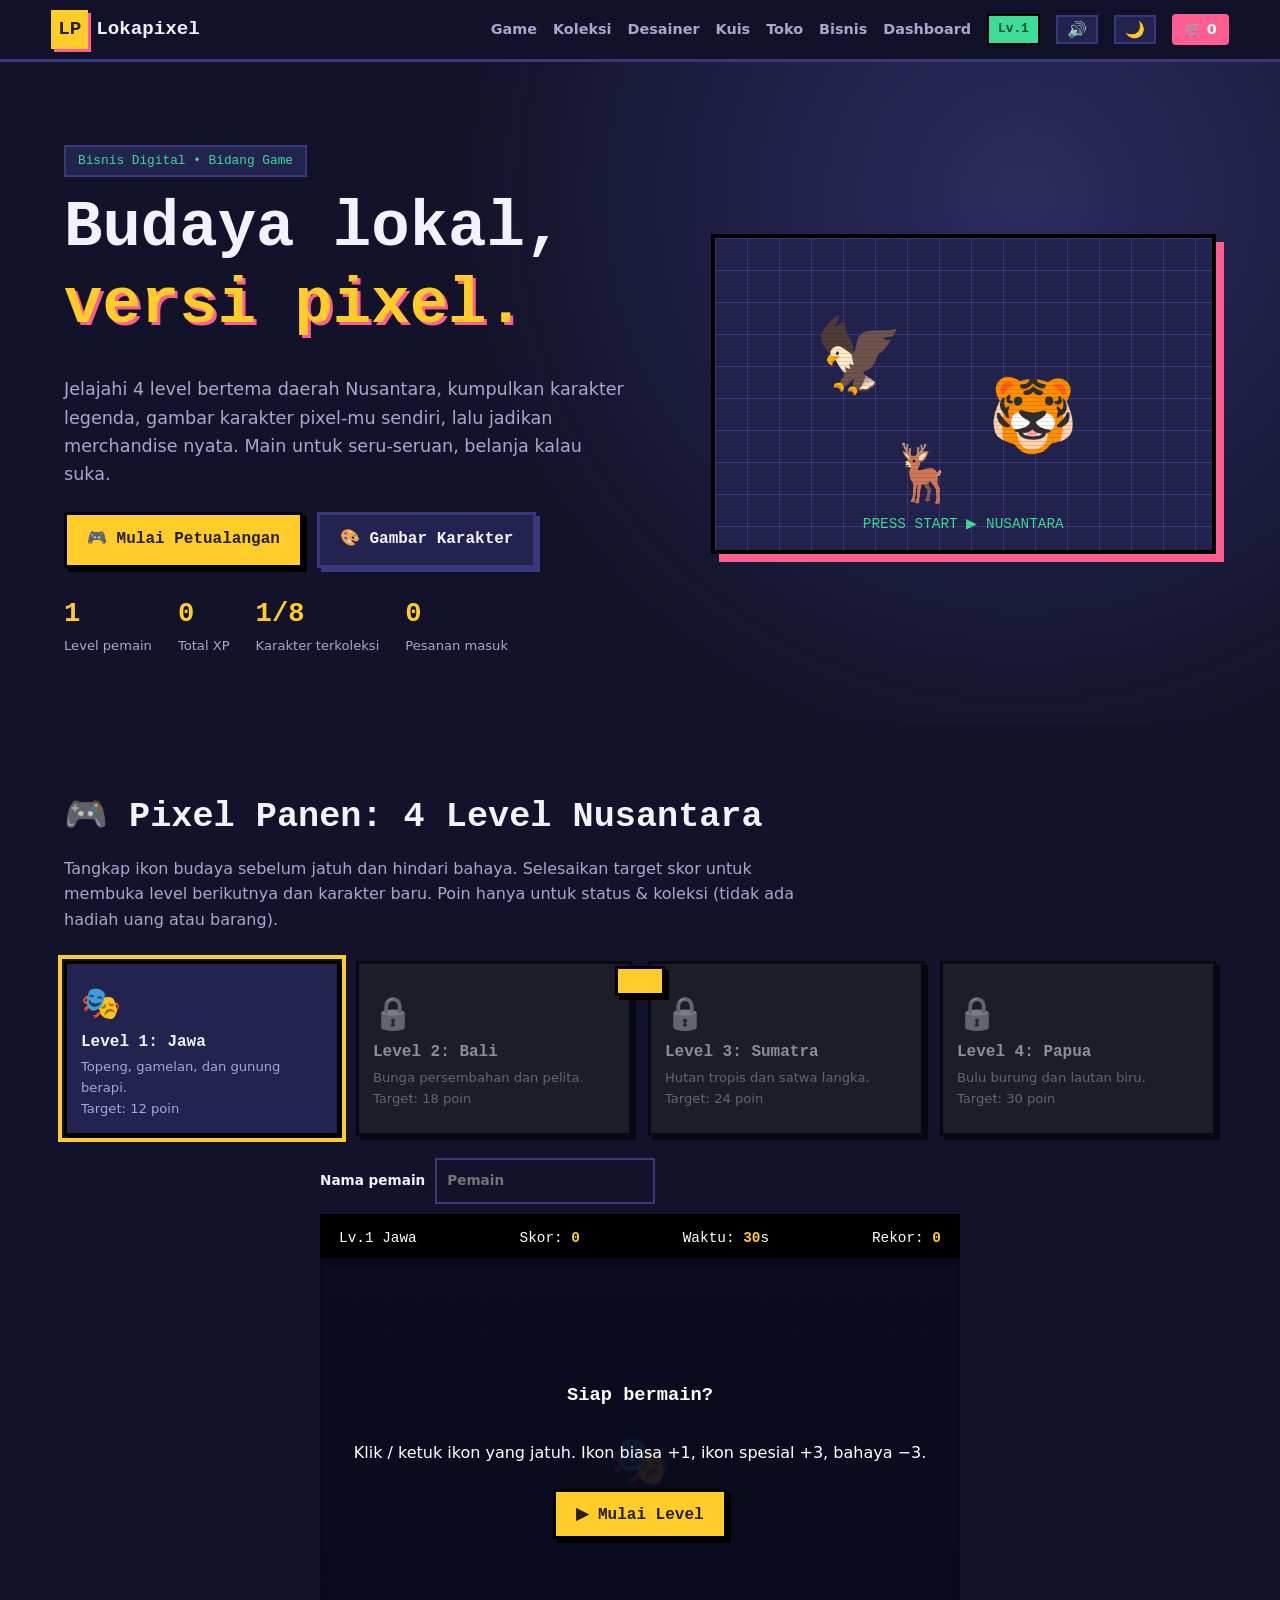
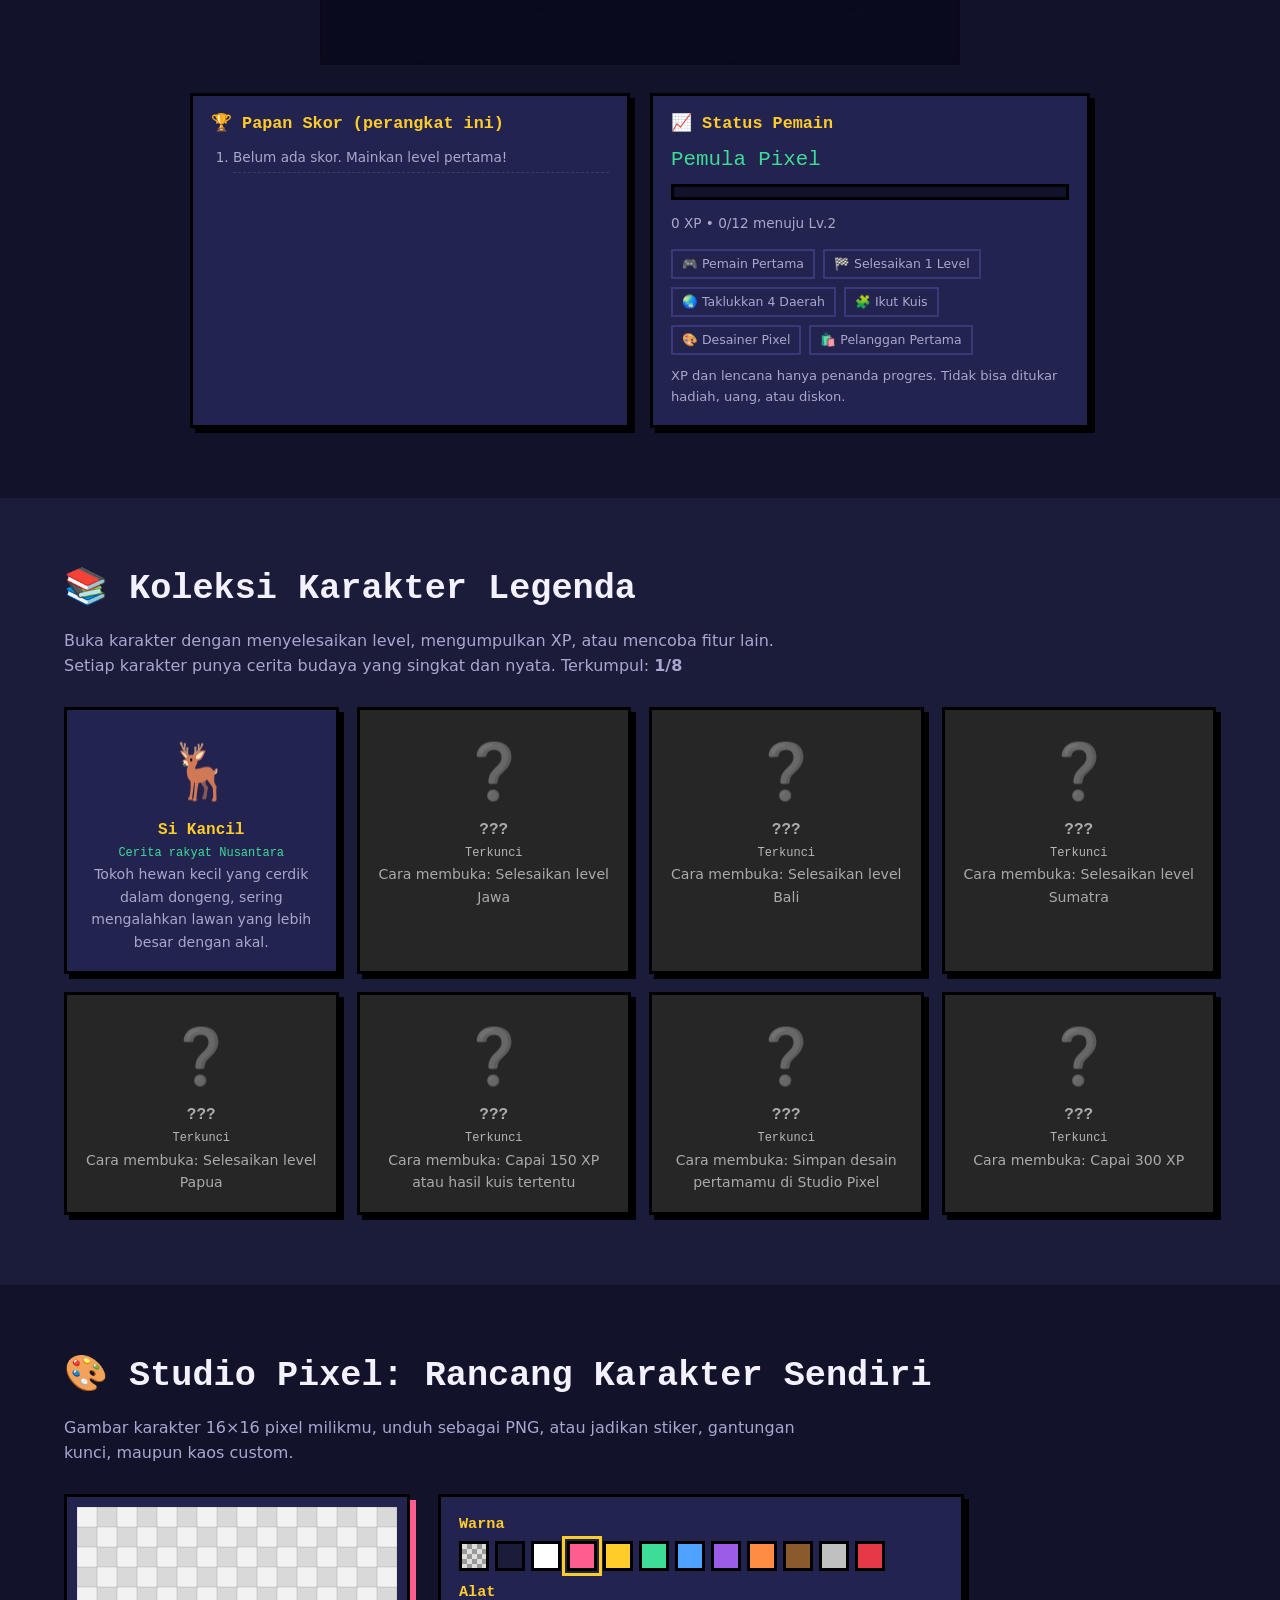
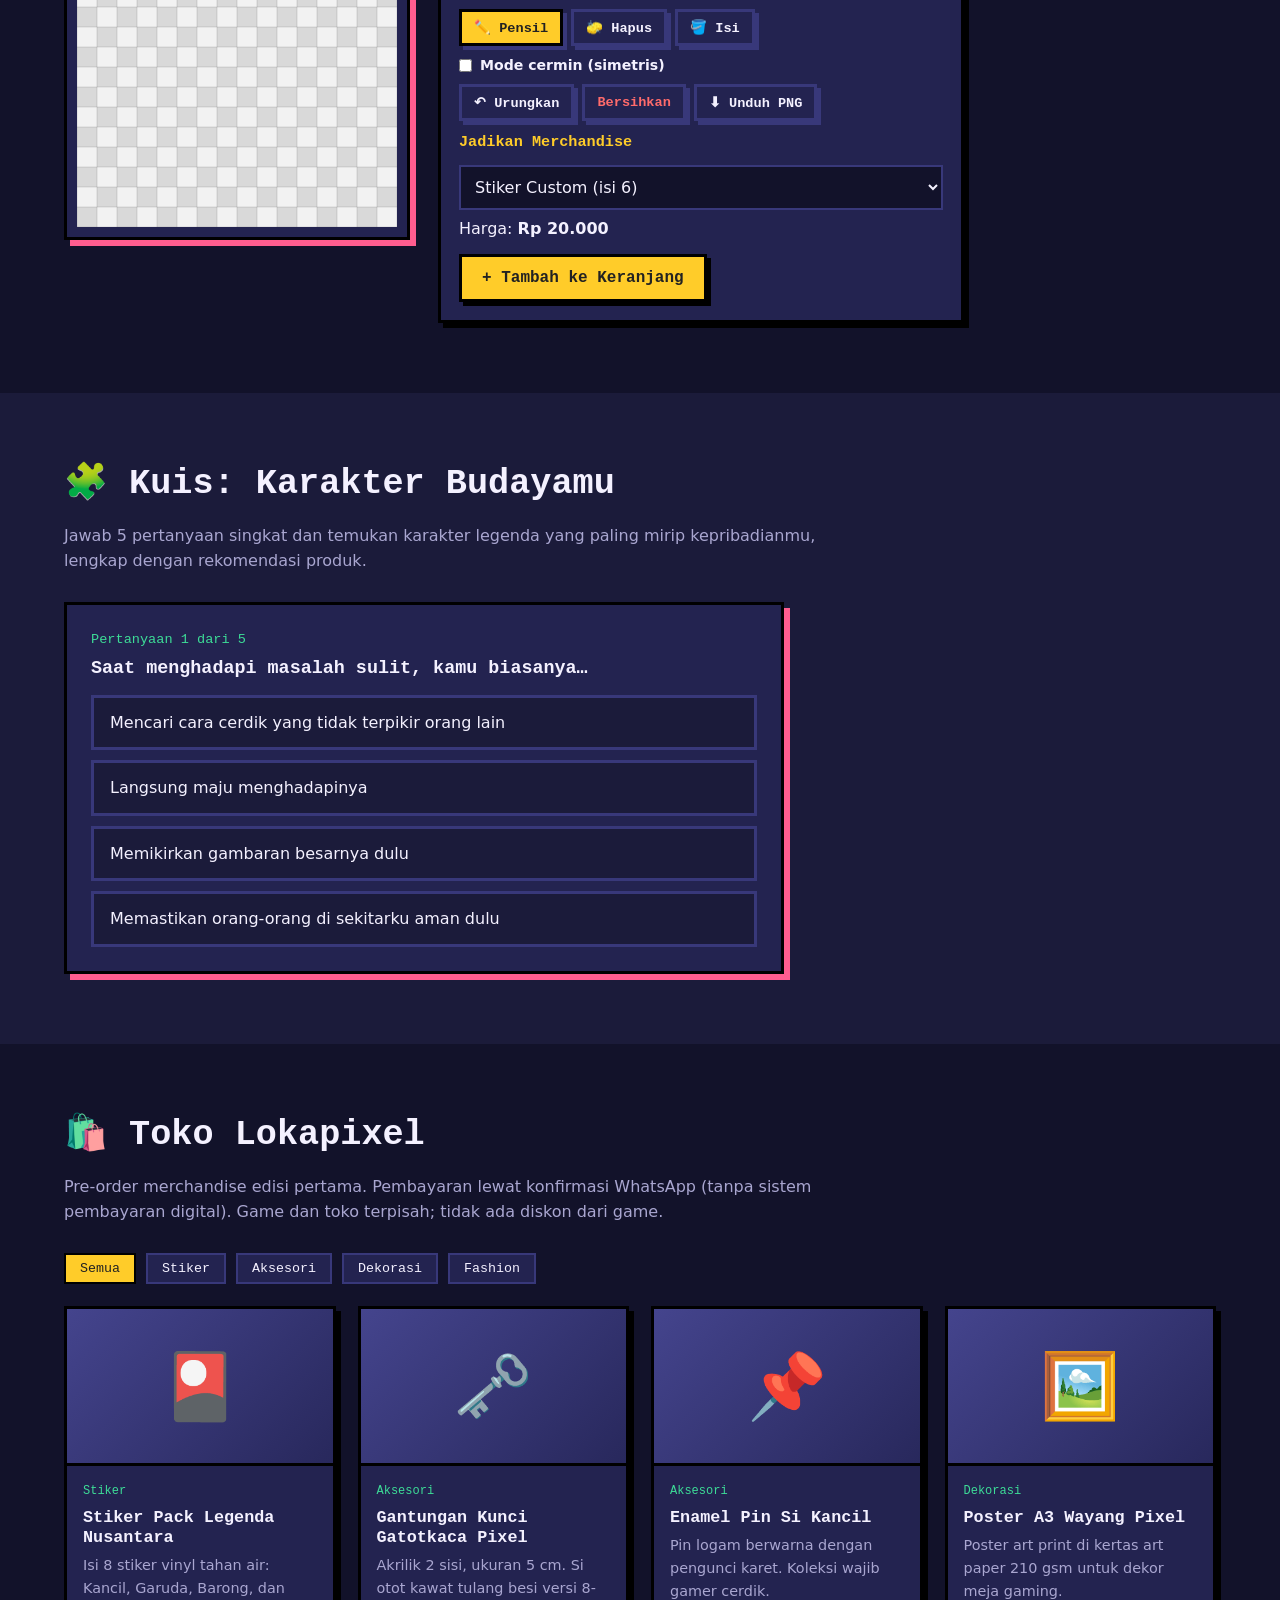
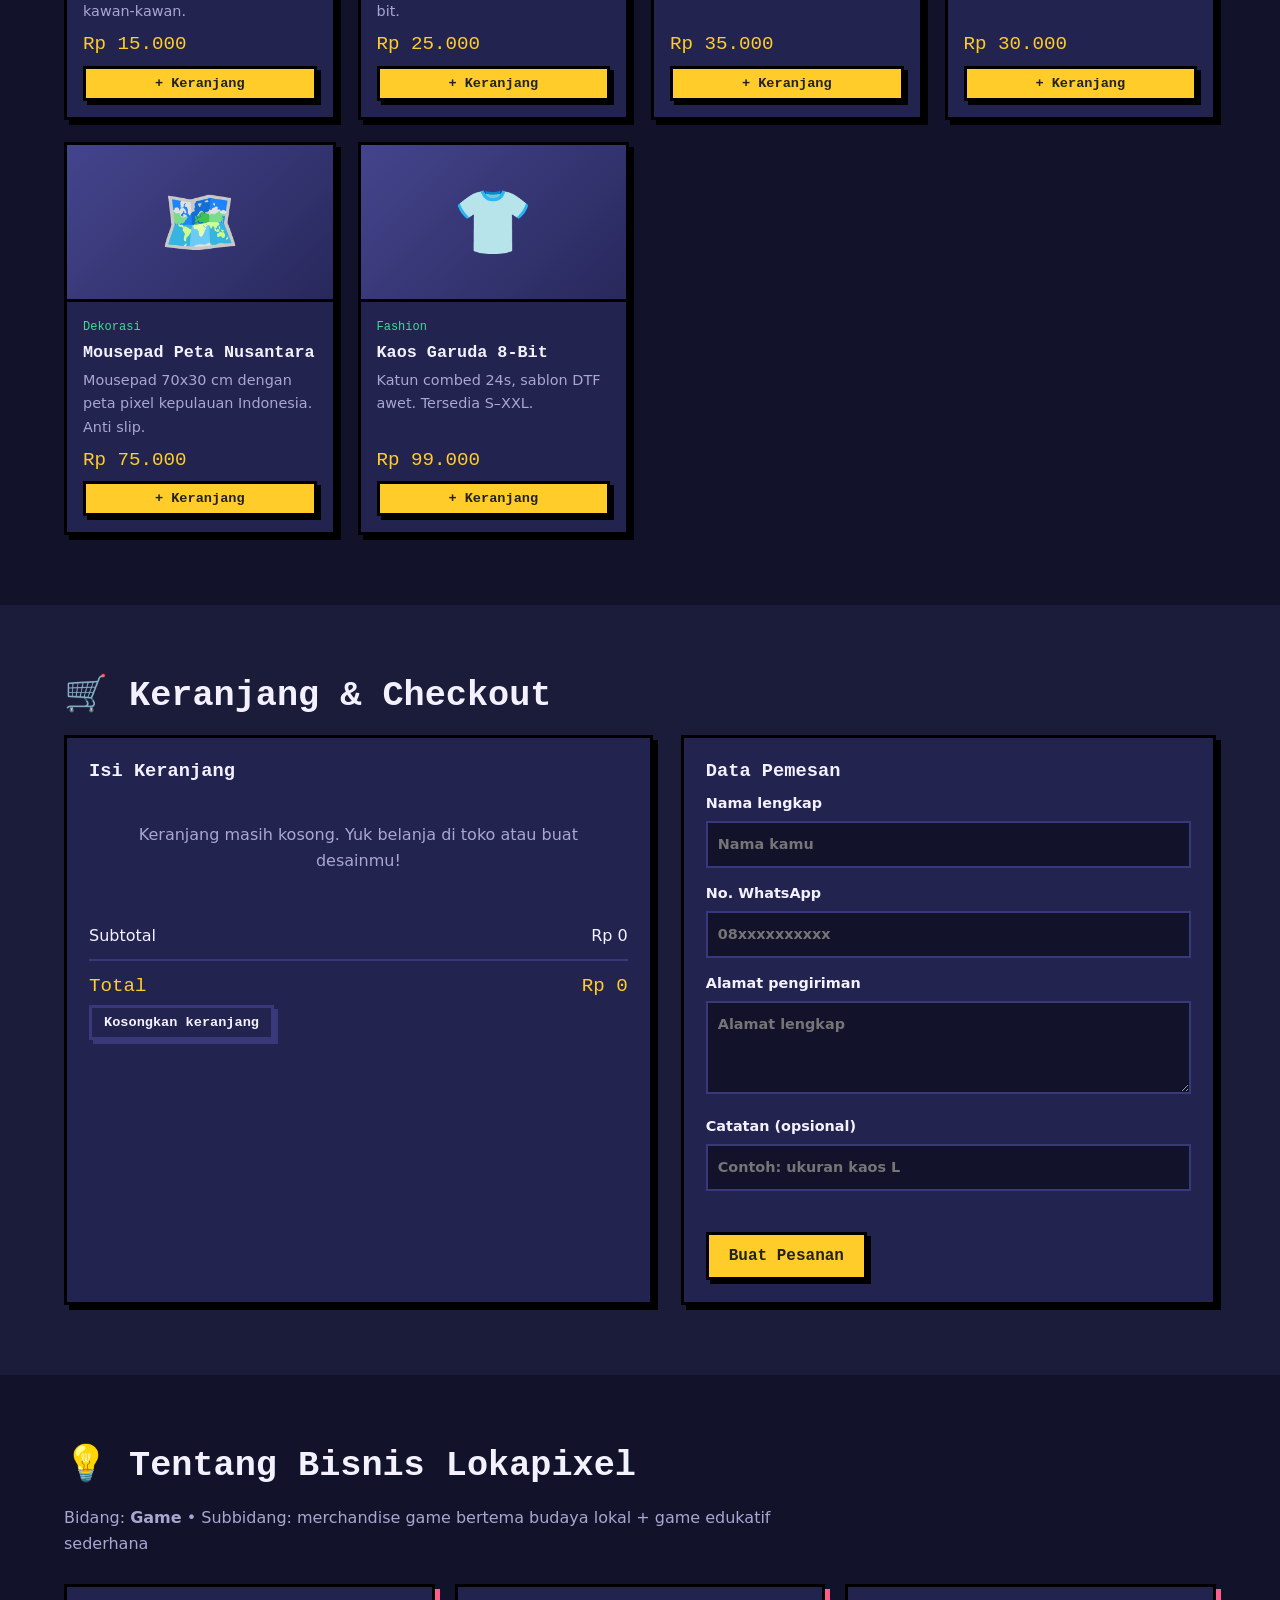
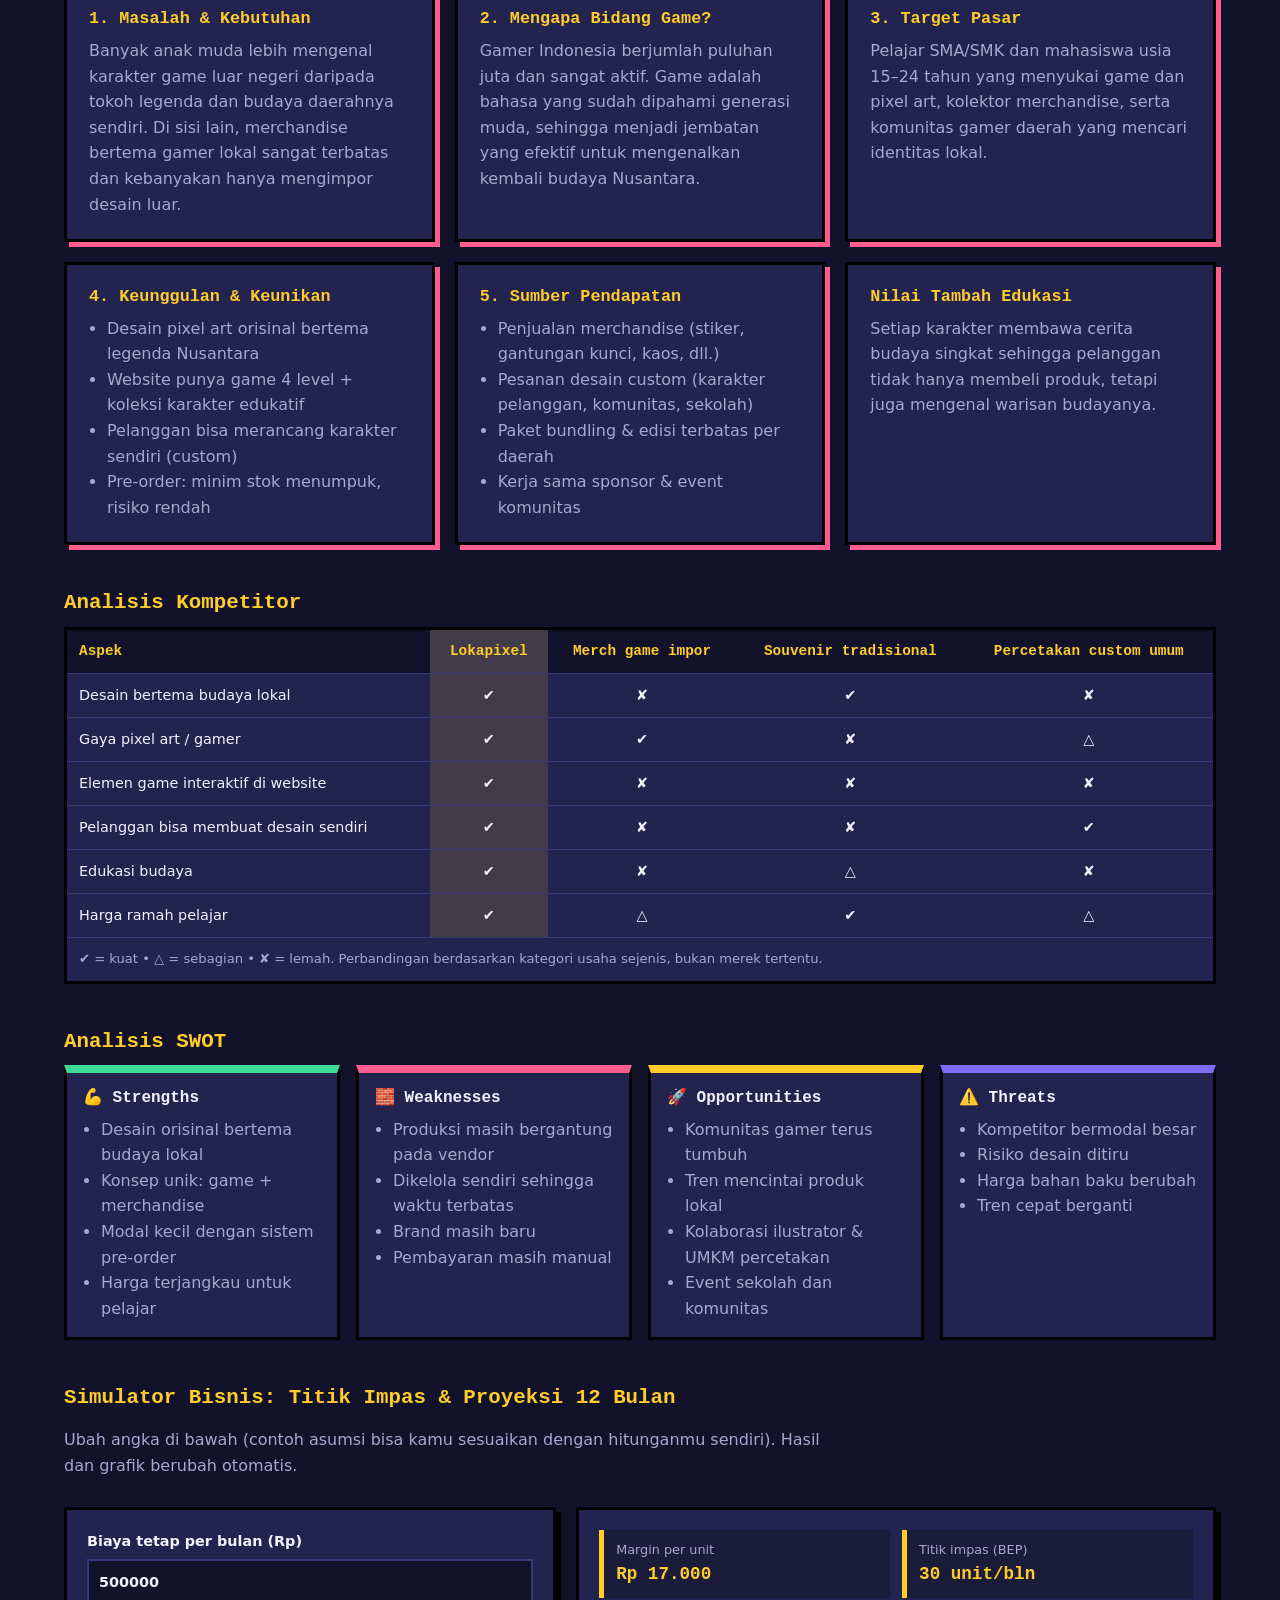
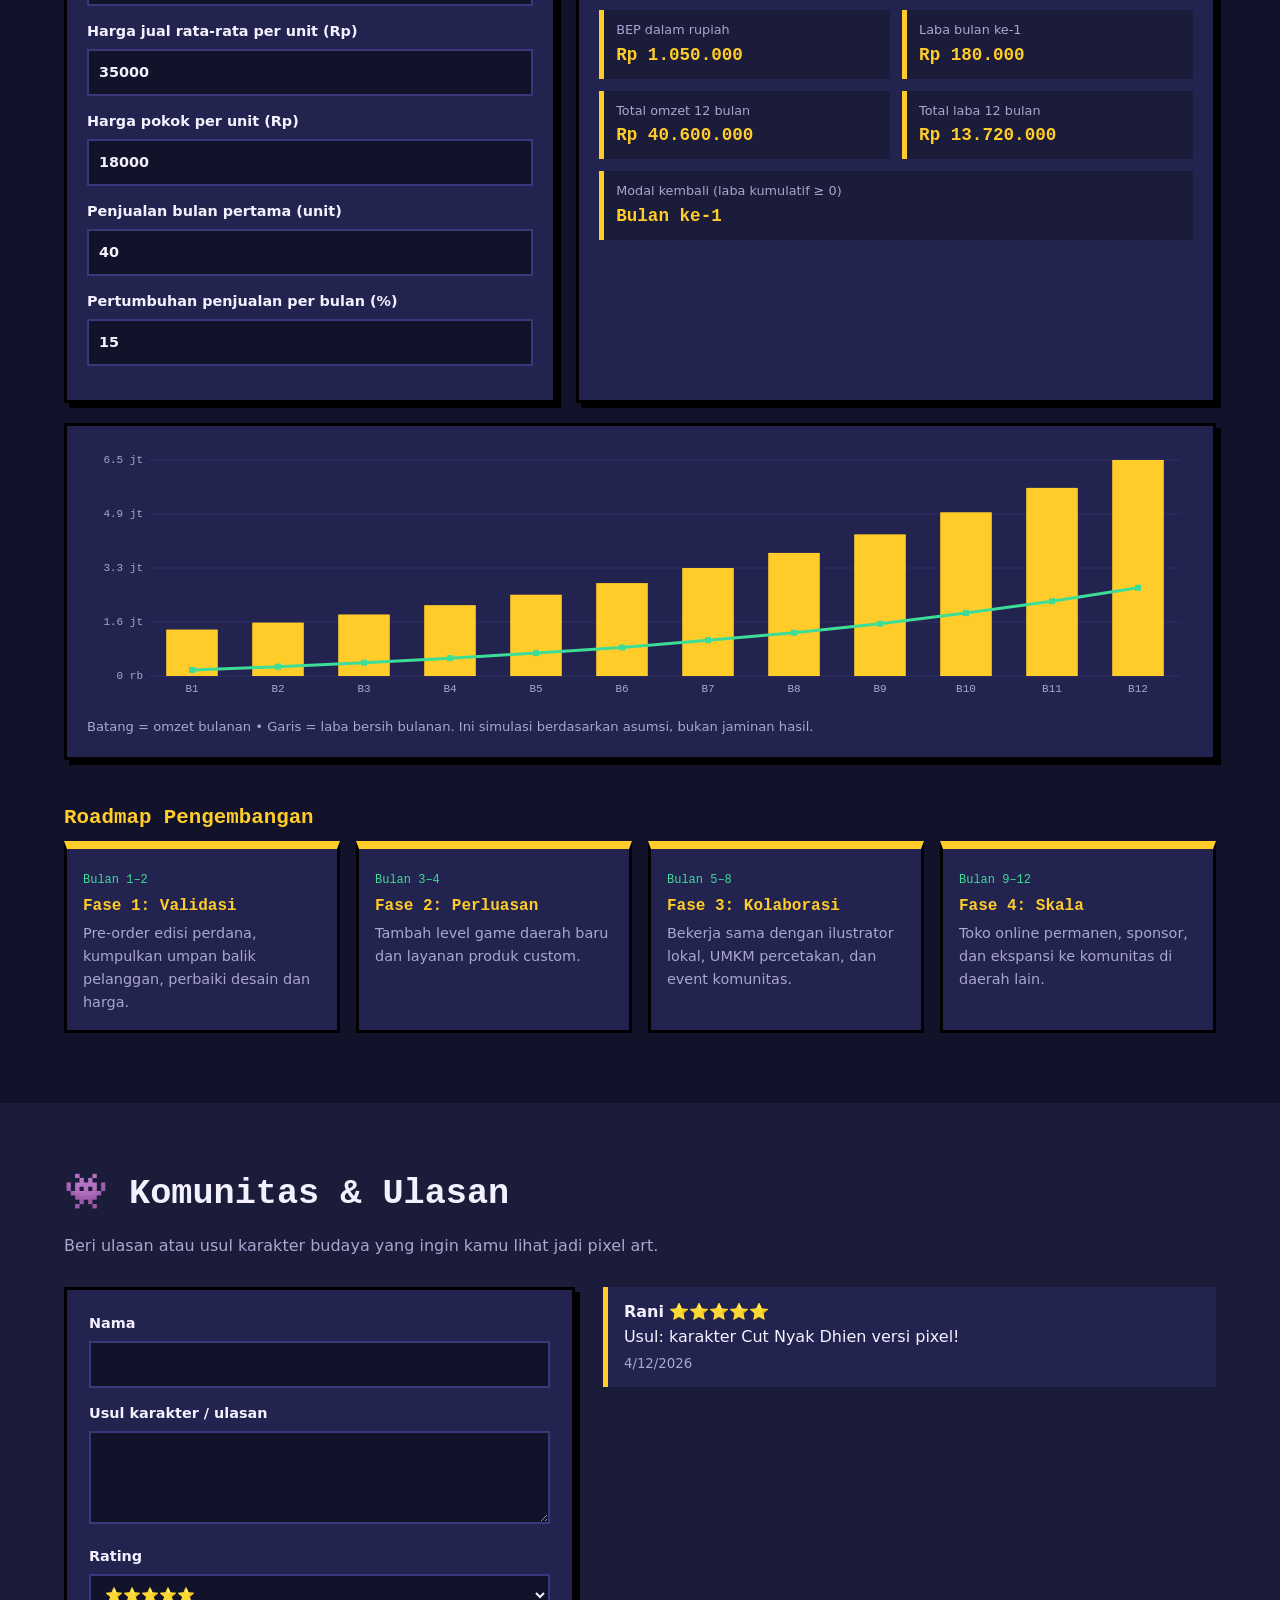
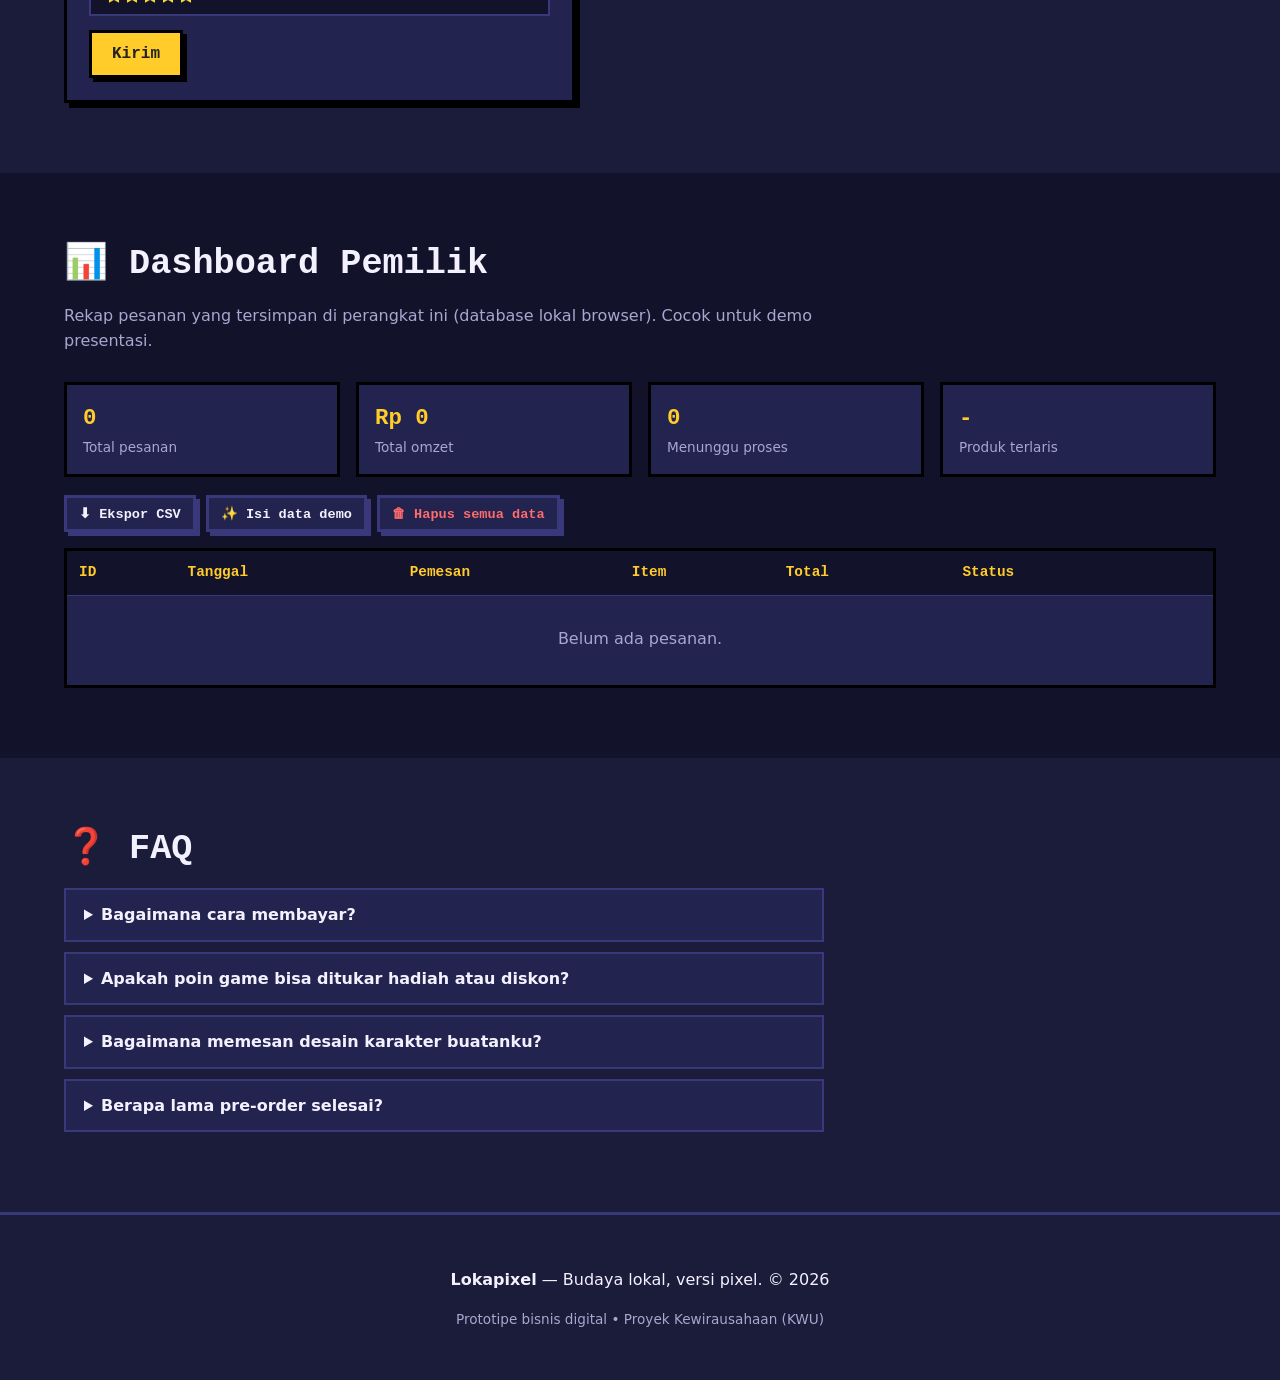
<file: index.html>
<!DOCTYPE html>
<html lang="id" data-theme="dark">
<head>
  <meta charset="UTF-8">
  <meta name="viewport" content="width=device-width, initial-scale=1">
  <title>Lokapixel — Budaya Lokal, Versi Pixel</title>
  <meta name="description" content="Lokapixel: game, koleksi karakter, dan merchandise bertema legenda & budaya Nusantara dalam gaya pixel art.">
  <link rel="stylesheet" href="style.css">
</head>
<body>

<header class="nav">
  <a href="#beranda" class="logo"><span class="logo-mark">LP</span> Lokapixel</a>
  <button class="icon-btn menu-btn" id="menuBtn" aria-label="Menu">☰</button>
  <nav id="navLinks">
    <a href="#game">Game</a>
    <a href="#koleksi">Koleksi</a>
    <a href="#desainer">Desainer</a>
    <a href="#kuis">Kuis</a>
    <a href="#toko">Toko</a>
    <a href="#bisnis">Bisnis</a>
    <a href="#dashboard">Dashboard</a>
    <span class="member-chip" id="memberChip" title="Level pemain">Lv.1</span>
    <button class="icon-btn" id="soundBtn" aria-label="Suara" title="Suara">🔊</button>
    <button class="icon-btn" id="themeBtn" aria-label="Tema" title="Ganti tema">🌙</button>
    <a href="#keranjang" class="cart-link">🛒 <span id="cartCount">0</span></a>
  </nav>
</header>

<main>

<!-- HERO -->
<section id="beranda" class="hero">
  <div class="hero-text">
    <p class="badge">Bisnis Digital • Bidang Game</p>
    <h1>Budaya lokal,<br><span class="accent">versi pixel.</span></h1>
    <p class="lead">Jelajahi 4 level bertema daerah Nusantara, kumpulkan karakter legenda, gambar karakter pixel-mu sendiri, lalu jadikan merchandise nyata. Main untuk seru-seruan, belanja kalau suka.</p>
    <div class="hero-cta">
      <a href="#game" class="btn btn-primary">🎮 Mulai Petualangan</a>
      <a href="#desainer" class="btn btn-ghost">🎨 Gambar Karakter</a>
    </div>
    <div class="stats">
      <div><strong id="statLevel">1</strong><span>Level pemain</span></div>
      <div><strong id="statXP">0</strong><span>Total XP</span></div>
      <div><strong id="statChars">1/8</strong><span>Karakter terkoleksi</span></div>
      <div><strong id="statOrders">0</strong><span>Pesanan masuk</span></div>
    </div>
  </div>
  <div class="hero-art" aria-hidden="true">
    <div class="pixel-card">
      <div class="scan"></div>
      <div class="pixel-sprite">🦅</div>
      <div class="pixel-sprite s2">🐯</div>
      <div class="pixel-sprite s3">🦌</div>
      <p>PRESS START ▶ NUSANTARA</p>
    </div>
  </div>
</section>

<!-- GAME -->
<section id="game" class="section">
  <h2 class="section-title">🎮 Pixel Panen: 4 Level Nusantara</h2>
  <p class="section-sub">Tangkap ikon budaya sebelum jatuh dan hindari bahaya. Selesaikan target skor untuk membuka level berikutnya dan karakter baru. Poin hanya untuk status & koleksi (tidak ada hadiah uang atau barang).</p>

  <div id="levelSelect" class="levels"></div>

  <div class="game-top">
    <label class="player-name">Nama pemain
      <input type="text" id="playerName" maxlength="14" placeholder="Pemain">
    </label>
  </div>

  <div class="game-wrap">
    <div class="game-hud">
      <span id="gLevelName">Level</span>
      <span>Skor: <strong id="gScore">0</strong></span>
      <span>Waktu: <strong id="gTime">30</strong>s</span>
      <span>Rekor: <strong id="gBest">0</strong></span>
    </div>
    <canvas id="gameCanvas" width="640" height="400"></canvas>
    <div class="game-overlay" id="gameOverlay">
      <h3 id="gameMsgTitle">Siap bermain?</h3>
      <p id="gameMsg">Klik / ketuk ikon yang jatuh. Ikon biasa +1, ikon spesial +3, bahaya −3.</p>
      <button class="btn btn-primary" id="gameStart">▶ Mulai Level</button>
    </div>
  </div>

  <div class="two-col">
    <div class="panel">
      <h3>🏆 Papan Skor (perangkat ini)</h3>
      <ol id="leaderboard" class="board"></ol>
    </div>
    <div class="panel">
      <h3>📈 Status Pemain</h3>
      <p class="title-text" id="titleText">Pemula Pixel</p>
      <div class="xpbar"><div id="xpBar"></div></div>
      <p class="muted" id="xpText">0 XP</p>
      <div id="badges" class="badges"></div>
      <p class="note">XP dan lencana hanya penanda progres. Tidak bisa ditukar hadiah, uang, atau diskon.</p>
    </div>
  </div>
</section>

<!-- KOLEKSI -->
<section id="koleksi" class="section alt">
  <h2 class="section-title">📚 Koleksi Karakter Legenda</h2>
  <p class="section-sub">Buka karakter dengan menyelesaikan level, mengumpulkan XP, atau mencoba fitur lain. Setiap karakter punya cerita budaya yang singkat dan nyata. Terkumpul: <strong id="charCount">1/8</strong></p>
  <div class="char-grid" id="charGrid"></div>
</section>

<!-- DESAINER -->
<section id="desainer" class="section">
  <h2 class="section-title">🎨 Studio Pixel: Rancang Karakter Sendiri</h2>
  <p class="section-sub">Gambar karakter 16×16 pixel milikmu, unduh sebagai PNG, atau jadikan stiker, gantungan kunci, maupun kaos custom.</p>
  <div class="designer">
    <div class="canvas-box">
      <canvas id="pxCanvas" width="320" height="320"></canvas>
    </div>
    <div class="tools-box">
      <h3>Warna</h3>
      <div id="palette" class="palette"></div>
      <h3>Alat</h3>
      <div class="tool-row">
        <button class="btn btn-ghost small tool active" id="toolPen">✏️ Pensil</button>
        <button class="btn btn-ghost small tool" id="toolEraser">🧽 Hapus</button>
        <button class="btn btn-ghost small tool" id="toolFill">🪣 Isi</button>
      </div>
      <label class="check"><input type="checkbox" id="mirror"> Mode cermin (simetris)</label>
      <div class="tool-row">
        <button class="btn btn-ghost small" id="pxUndo">↶ Urungkan</button>
        <button class="btn btn-ghost small danger" id="pxClear">Bersihkan</button>
        <button class="btn btn-ghost small" id="pxDownload">⬇ Unduh PNG</button>
      </div>
      <h3>Jadikan Merchandise</h3>
      <select id="pxType"></select>
      <p class="price-line">Harga: <strong id="pxPrice">Rp 0</strong></p>
      <button class="btn btn-primary" id="pxAdd">+ Tambah ke Keranjang</button>
    </div>
  </div>
</section>

<!-- KUIS -->
<section id="kuis" class="section alt">
  <h2 class="section-title">🧩 Kuis: Karakter Budayamu</h2>
  <p class="section-sub">Jawab 5 pertanyaan singkat dan temukan karakter legenda yang paling mirip kepribadianmu, lengkap dengan rekomendasi produk.</p>
  <div id="quizBox" class="quiz-box"></div>
</section>

<!-- TOKO -->
<section id="toko" class="section">
  <h2 class="section-title">🛍️ Toko Lokapixel</h2>
  <p class="section-sub">Pre-order merchandise edisi pertama. Pembayaran lewat konfirmasi WhatsApp (tanpa sistem pembayaran digital). Game dan toko terpisah; tidak ada diskon dari game.</p>
  <div class="filters" id="filters"></div>
  <div class="grid" id="productGrid"></div>
</section>

<!-- KERANJANG -->
<section id="keranjang" class="section alt">
  <h2 class="section-title">🛒 Keranjang & Checkout</h2>
  <div class="checkout">
    <div class="cart-box">
      <h3>Isi Keranjang</h3>
      <div id="cartItems" class="cart-items"></div>
      <div class="totals">
        <div><span>Subtotal</span><span id="tSub">Rp 0</span></div>
        <div class="grand"><span>Total</span><span id="tTotal">Rp 0</span></div>
      </div>
      <button class="btn btn-ghost small" id="clearCart">Kosongkan keranjang</button>
    </div>
    <form class="form-box" id="orderForm" novalidate>
      <h3>Data Pemesan</h3>
      <label>Nama lengkap
        <input type="text" id="fName" placeholder="Nama kamu" required>
      </label>
      <label>No. WhatsApp
        <input type="tel" id="fWa" placeholder="08xxxxxxxxxx" required>
      </label>
      <label>Alamat pengiriman
        <textarea id="fAddr" rows="3" placeholder="Alamat lengkap" required></textarea>
      </label>
      <label>Catatan (opsional)
        <input type="text" id="fNote" placeholder="Contoh: ukuran kaos L">
      </label>
      <p class="form-error" id="formError" role="alert"></p>
      <button type="submit" class="btn btn-primary">Buat Pesanan</button>
    </form>
  </div>
  <div class="success" id="orderSuccess" hidden>
    <h3>✅ Pesanan tersimpan!</h3>
    <p id="successText"></p>
    <a class="btn btn-primary" id="waBtn" target="_blank" rel="noopener">Konfirmasi via WhatsApp</a>
  </div>
</section>

<!-- BISNIS -->
<section id="bisnis" class="section">
  <h2 class="section-title">💡 Tentang Bisnis Lokapixel</h2>
  <p class="section-sub">Bidang: <strong>Game</strong> • Subbidang: merchandise game bertema budaya lokal + game edukatif sederhana</p>
  <div class="cards">
    <article class="info-card">
      <h3>1. Masalah & Kebutuhan</h3>
      <p>Banyak anak muda lebih mengenal karakter game luar negeri daripada tokoh legenda dan budaya daerahnya sendiri. Di sisi lain, merchandise bertema gamer lokal sangat terbatas dan kebanyakan hanya mengimpor desain luar.</p>
    </article>
    <article class="info-card">
      <h3>2. Mengapa Bidang Game?</h3>
      <p>Gamer Indonesia berjumlah puluhan juta dan sangat aktif. Game adalah bahasa yang sudah dipahami generasi muda, sehingga menjadi jembatan yang efektif untuk mengenalkan kembali budaya Nusantara.</p>
    </article>
    <article class="info-card">
      <h3>3. Target Pasar</h3>
      <p>Pelajar SMA/SMK dan mahasiswa usia 15–24 tahun yang menyukai game dan pixel art, kolektor merchandise, serta komunitas gamer daerah yang mencari identitas lokal.</p>
    </article>
    <article class="info-card">
      <h3>4. Keunggulan & Keunikan</h3>
      <ul>
        <li>Desain pixel art orisinal bertema legenda Nusantara</li>
        <li>Website punya game 4 level + koleksi karakter edukatif</li>
        <li>Pelanggan bisa merancang karakter sendiri (custom)</li>
        <li>Pre-order: minim stok menumpuk, risiko rendah</li>
      </ul>
    </article>
    <article class="info-card">
      <h3>5. Sumber Pendapatan</h3>
      <ul>
        <li>Penjualan merchandise (stiker, gantungan kunci, kaos, dll.)</li>
        <li>Pesanan desain custom (karakter pelanggan, komunitas, sekolah)</li>
        <li>Paket bundling & edisi terbatas per daerah</li>
        <li>Kerja sama sponsor & event komunitas</li>
      </ul>
    </article>
    <article class="info-card">
      <h3>Nilai Tambah Edukasi</h3>
      <p>Setiap karakter membawa cerita budaya singkat sehingga pelanggan tidak hanya membeli produk, tetapi juga mengenal warisan budayanya.</p>
    </article>
  </div>

  <h3 class="sub-h">Analisis Kompetitor</h3>
  <div class="table-wrap">
    <table class="comp">
      <thead>
        <tr><th>Aspek</th><th class="me">Lokapixel</th><th>Merch game impor</th><th>Souvenir tradisional</th><th>Percetakan custom umum</th></tr>
      </thead>
      <tbody>
        <tr><td>Desain bertema budaya lokal</td><td class="me">✔</td><td>✘</td><td>✔</td><td>✘</td></tr>
        <tr><td>Gaya pixel art / gamer</td><td class="me">✔</td><td>✔</td><td>✘</td><td>△</td></tr>
        <tr><td>Elemen game interaktif di website</td><td class="me">✔</td><td>✘</td><td>✘</td><td>✘</td></tr>
        <tr><td>Pelanggan bisa membuat desain sendiri</td><td class="me">✔</td><td>✘</td><td>✘</td><td>✔</td></tr>
        <tr><td>Edukasi budaya</td><td class="me">✔</td><td>✘</td><td>△</td><td>✘</td></tr>
        <tr><td>Harga ramah pelajar</td><td class="me">✔</td><td>△</td><td>✔</td><td>△</td></tr>
      </tbody>
    </table>
    <p class="note">✔ = kuat • △ = sebagian • ✘ = lemah. Perbandingan berdasarkan kategori usaha sejenis, bukan merek tertentu.</p>
  </div>

  <h3 class="sub-h">Analisis SWOT</h3>
  <div class="swot">
    <div class="sw s"><h4>💪 Strengths</h4><ul><li>Desain orisinal bertema budaya lokal</li><li>Konsep unik: game + merchandise</li><li>Modal kecil dengan sistem pre-order</li><li>Harga terjangkau untuk pelajar</li></ul></div>
    <div class="sw w"><h4>🧱 Weaknesses</h4><ul><li>Produksi masih bergantung pada vendor</li><li>Dikelola sendiri sehingga waktu terbatas</li><li>Brand masih baru</li><li>Pembayaran masih manual</li></ul></div>
    <div class="sw o"><h4>🚀 Opportunities</h4><ul><li>Komunitas gamer terus tumbuh</li><li>Tren mencintai produk lokal</li><li>Kolaborasi ilustrator & UMKM percetakan</li><li>Event sekolah dan komunitas</li></ul></div>
    <div class="sw t"><h4>⚠️ Threats</h4><ul><li>Kompetitor bermodal besar</li><li>Risiko desain ditiru</li><li>Harga bahan baku berubah</li><li>Tren cepat berganti</li></ul></div>
  </div>

  <h3 class="sub-h">Simulator Bisnis: Titik Impas & Proyeksi 12 Bulan</h3>
  <p class="section-sub">Ubah angka di bawah (contoh asumsi bisa kamu sesuaikan dengan hitunganmu sendiri). Hasil dan grafik berubah otomatis.</p>
  <div class="sim">
    <div class="sim-box">
      <label>Biaya tetap per bulan (Rp)
        <input type="number" id="sFixed" value="500000" min="0" step="10000">
      </label>
      <label>Harga jual rata-rata per unit (Rp)
        <input type="number" id="sPrice" value="35000" min="0" step="1000">
      </label>
      <label>Harga pokok per unit (Rp)
        <input type="number" id="sCogs" value="18000" min="0" step="1000">
      </label>
      <label>Penjualan bulan pertama (unit)
        <input type="number" id="sStart" value="40" min="0" step="1">
      </label>
      <label>Pertumbuhan penjualan per bulan (%)
        <input type="number" id="sGrowth" value="15" min="0" max="100" step="1">
      </label>
    </div>
    <div class="sim-result">
      <div class="res"><span>Margin per unit</span><strong id="rMargin">-</strong></div>
      <div class="res"><span>Titik impas (BEP)</span><strong id="rBepUnit">-</strong></div>
      <div class="res"><span>BEP dalam rupiah</span><strong id="rBepRp">-</strong></div>
      <div class="res"><span>Laba bulan ke-1</span><strong id="rProfit1">-</strong></div>
      <div class="res"><span>Total omzet 12 bulan</span><strong id="rTotalRev">-</strong></div>
      <div class="res"><span>Total laba 12 bulan</span><strong id="rTotalProfit">-</strong></div>
      <div class="res wide"><span>Modal kembali (laba kumulatif ≥ 0)</span><strong id="rBepMonth">-</strong></div>
    </div>
  </div>
  <div class="chart-box">
    <canvas id="projCanvas" height="260"></canvas>
    <p class="note">Batang = omzet bulanan • Garis = laba bersih bulanan. Ini simulasi berdasarkan asumsi, bukan jaminan hasil.</p>
  </div>

  <h3 class="sub-h">Roadmap Pengembangan</h3>
  <div class="timeline">
    <div><span class="t-tag">Bulan 1–2</span><h4>Fase 1: Validasi</h4><p>Pre-order edisi perdana, kumpulkan umpan balik pelanggan, perbaiki desain dan harga.</p></div>
    <div><span class="t-tag">Bulan 3–4</span><h4>Fase 2: Perluasan</h4><p>Tambah level game daerah baru dan layanan produk custom.</p></div>
    <div><span class="t-tag">Bulan 5–8</span><h4>Fase 3: Kolaborasi</h4><p>Bekerja sama dengan ilustrator lokal, UMKM percetakan, dan event komunitas.</p></div>
    <div><span class="t-tag">Bulan 9–12</span><h4>Fase 4: Skala</h4><p>Toko online permanen, sponsor, dan ekspansi ke komunitas di daerah lain.</p></div>
  </div>
</section>

<!-- KOMUNITAS -->
<section id="komunitas" class="section alt">
  <h2 class="section-title">👾 Komunitas & Ulasan</h2>
  <p class="section-sub">Beri ulasan atau usul karakter budaya yang ingin kamu lihat jadi pixel art.</p>
  <div class="community">
    <form class="form-box" id="reviewForm">
      <label>Nama
        <input type="text" id="rName" maxlength="30" required>
      </label>
      <label>Usul karakter / ulasan
        <textarea id="rText" rows="3" maxlength="200" required></textarea>
      </label>
      <label>Rating
        <select id="rRate">
          <option value="5">⭐⭐⭐⭐⭐</option>
          <option value="4">⭐⭐⭐⭐</option>
          <option value="3">⭐⭐⭐</option>
          <option value="2">⭐⭐</option>
          <option value="1">⭐</option>
        </select>
      </label>
      <button class="btn btn-primary" type="submit">Kirim</button>
    </form>
    <div id="reviewList" class="review-list"></div>
  </div>
</section>

<!-- DASHBOARD -->
<section id="dashboard" class="section">
  <h2 class="section-title">📊 Dashboard Pemilik</h2>
  <p class="section-sub">Rekap pesanan yang tersimpan di perangkat ini (database lokal browser). Cocok untuk demo presentasi.</p>
  <div class="dash-stats">
    <div><strong id="dOrders">0</strong><span>Total pesanan</span></div>
    <div><strong id="dRevenue">Rp 0</strong><span>Total omzet</span></div>
    <div><strong id="dPending">0</strong><span>Menunggu proses</span></div>
    <div><strong id="dTop">-</strong><span>Produk terlaris</span></div>
  </div>
  <div class="dash-actions">
    <button class="btn btn-ghost small" id="exportCsv">⬇ Ekspor CSV</button>
    <button class="btn btn-ghost small" id="seedDemo">✨ Isi data demo</button>
    <button class="btn btn-ghost small danger" id="resetAll">🗑 Hapus semua data</button>
  </div>
  <div class="table-wrap">
    <table>
      <thead><tr><th>ID</th><th>Tanggal</th><th>Pemesan</th><th>Item</th><th>Total</th><th>Status</th><th></th></tr></thead>
      <tbody id="orderRows"></tbody>
    </table>
    <p class="empty" id="orderEmpty">Belum ada pesanan.</p>
  </div>
</section>

<!-- FAQ -->
<section id="faq" class="section alt">
  <h2 class="section-title">❓ FAQ</h2>
  <details><summary>Bagaimana cara membayar?</summary><p>Setelah membuat pesanan, kamu diarahkan ke WhatsApp untuk konfirmasi dan pembayaran manual (transfer/COD sesuai kesepakatan).</p></details>
  <details><summary>Apakah poin game bisa ditukar hadiah atau diskon?</summary><p>Tidak. XP, level, dan lencana hanya untuk status dan koleksi karakter. Tidak ada taruhan, hadiah uang, atau pembelian di dalam game.</p></details>
  <details><summary>Bagaimana memesan desain karakter buatanku?</summary><p>Gambar di Studio Pixel, pilih jenis produk, lalu tambahkan ke keranjang. Unduh PNG-nya dan kirim lewat WhatsApp saat konfirmasi pesanan.</p></details>
  <details><summary>Berapa lama pre-order selesai?</summary><p>Estimasi 7–14 hari kerja setelah pembayaran dikonfirmasi.</p></details>
</section>

</main>

<footer class="footer">
  <p><strong>Lokapixel</strong> — Budaya lokal, versi pixel. © <span id="year"></span></p>
  <p class="muted">Prototipe bisnis digital • Proyek Kewirausahaan (KWU)</p>
</footer>

<div class="toast" id="toast" role="status"></div>
<script src="script.js"></script>
</body>
</html>
</file>
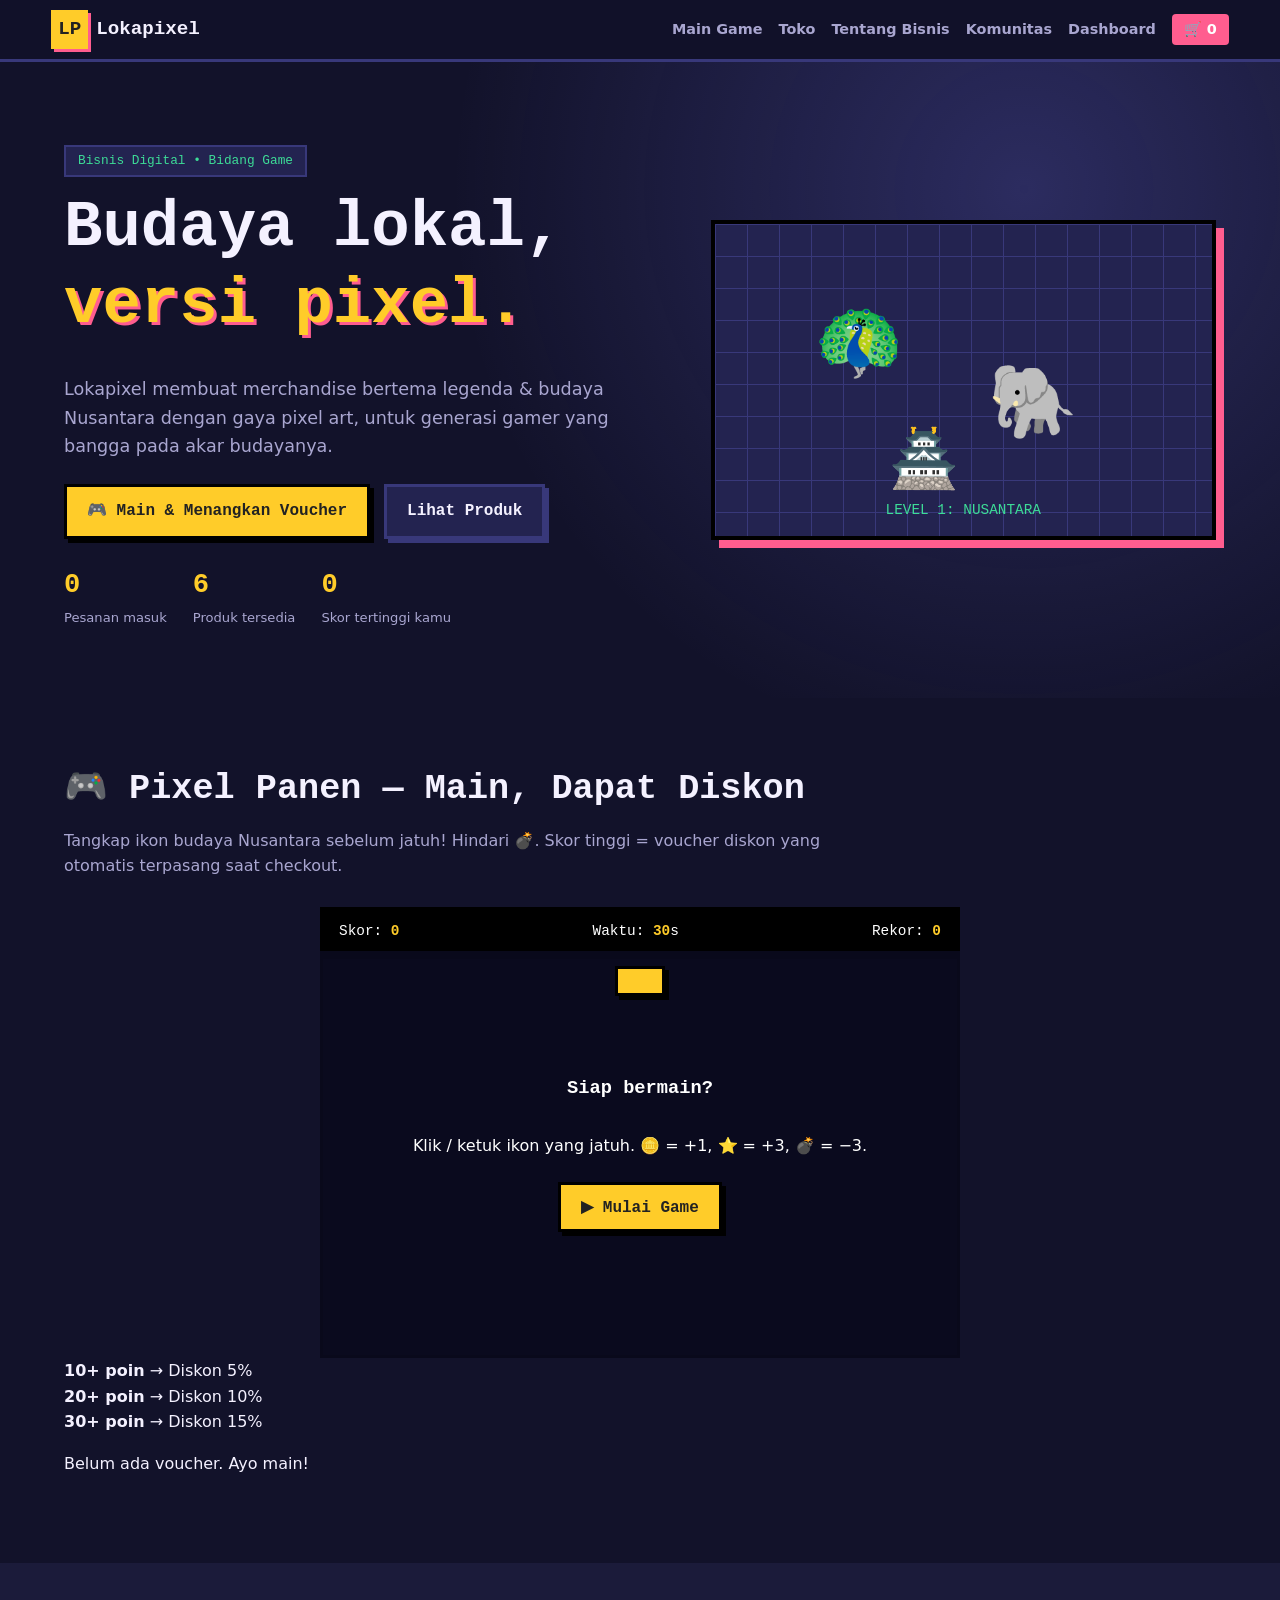
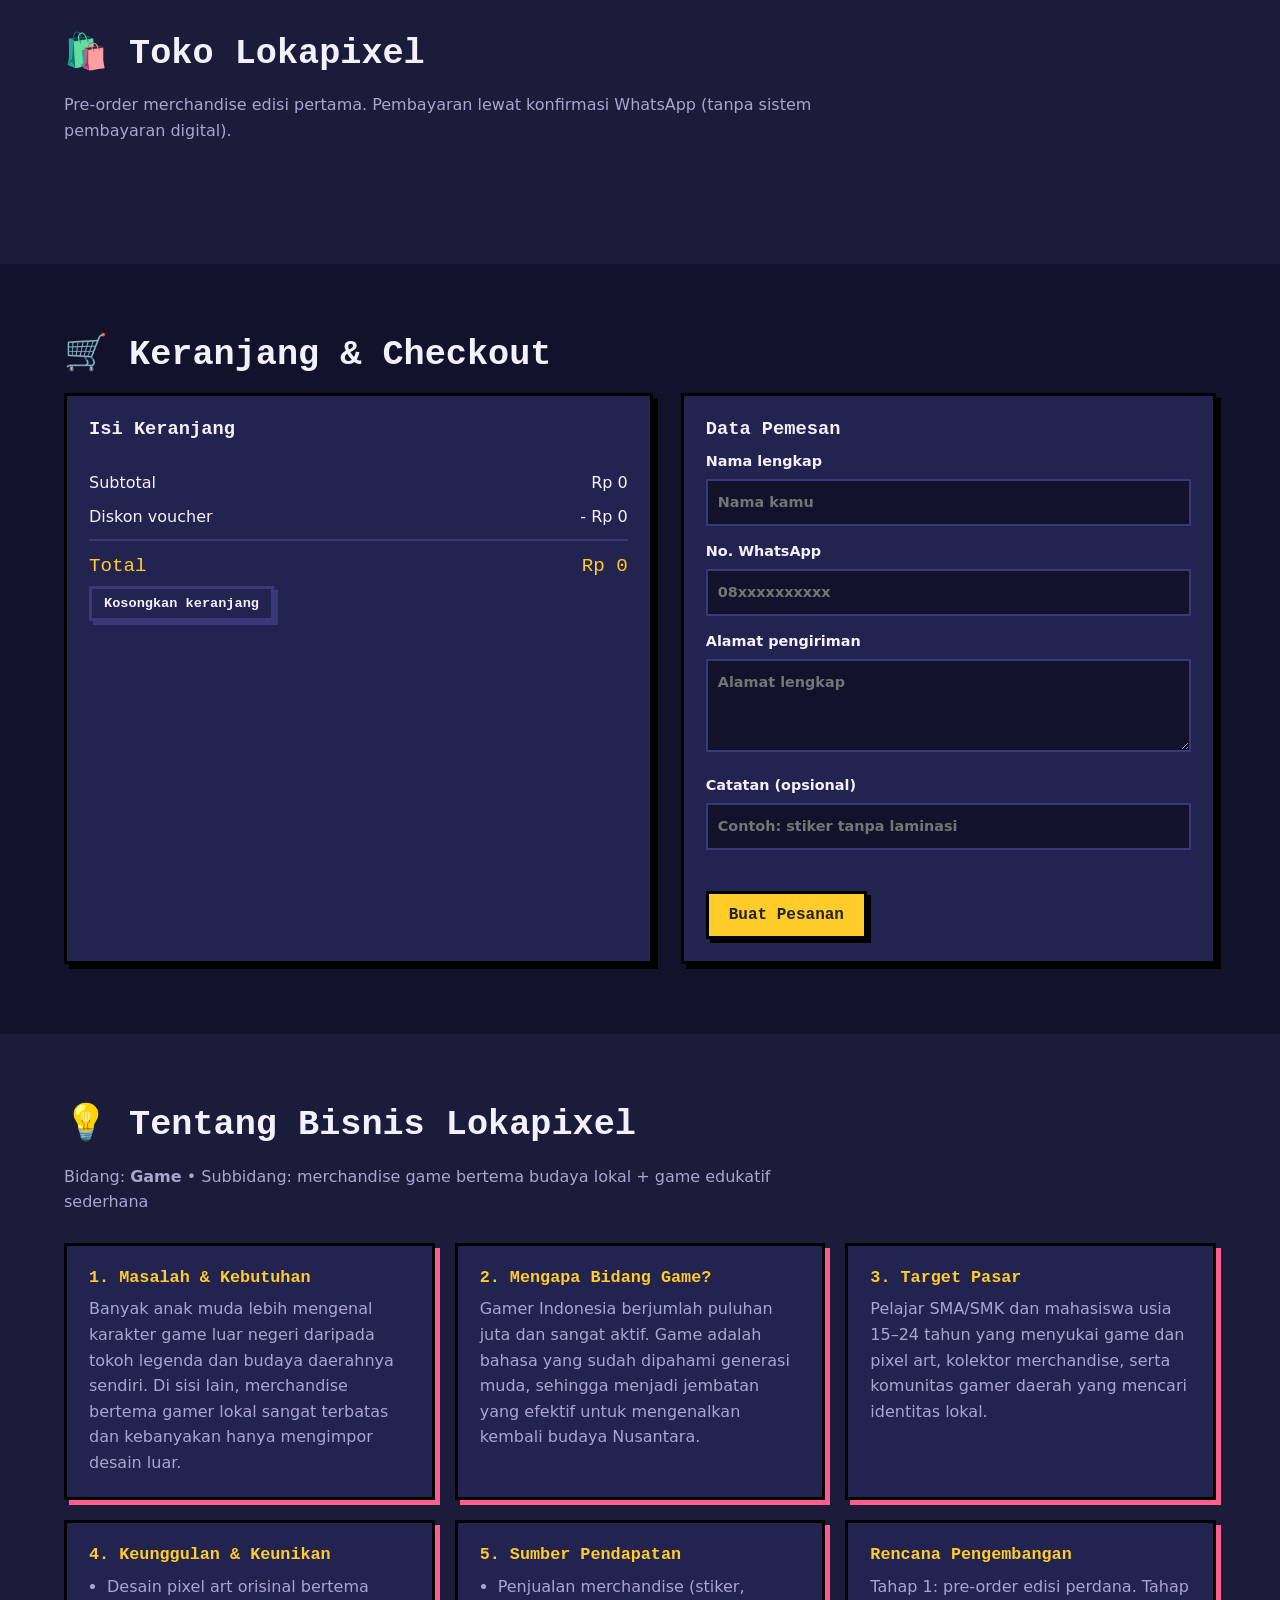
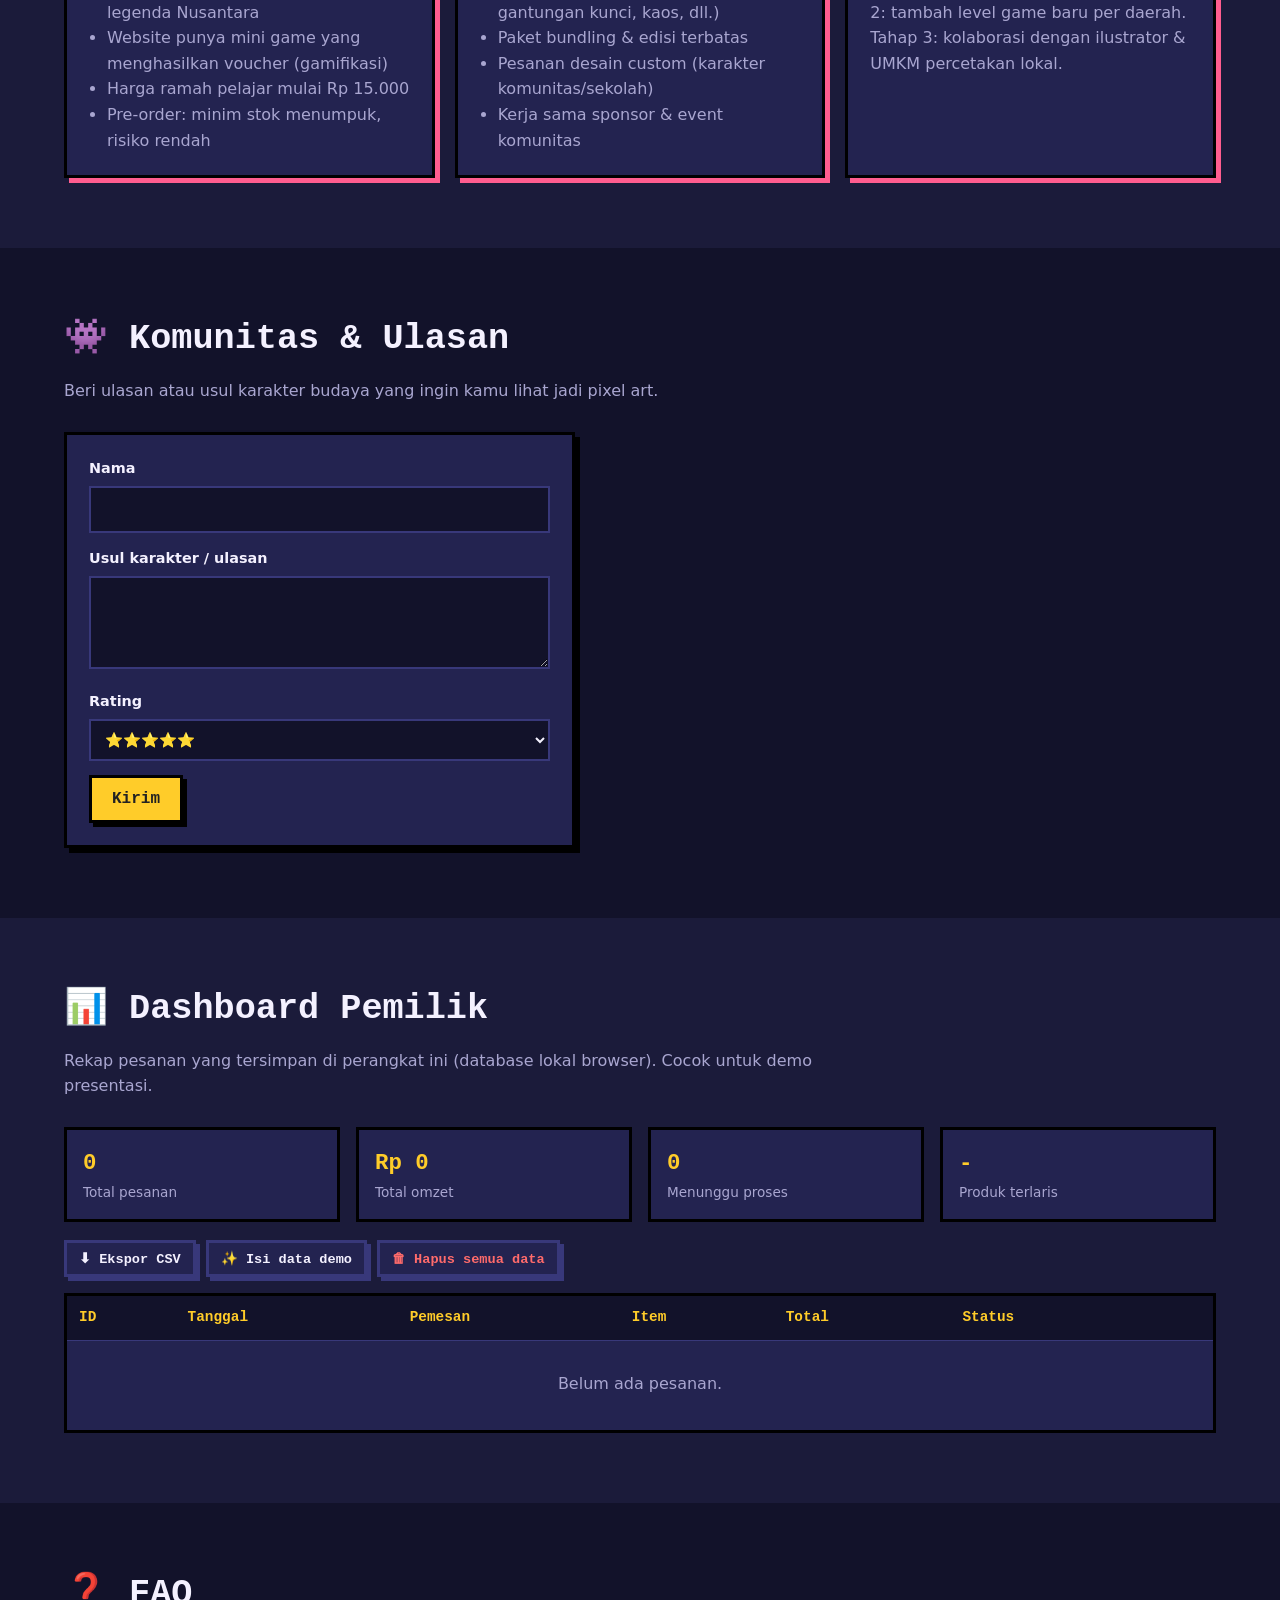
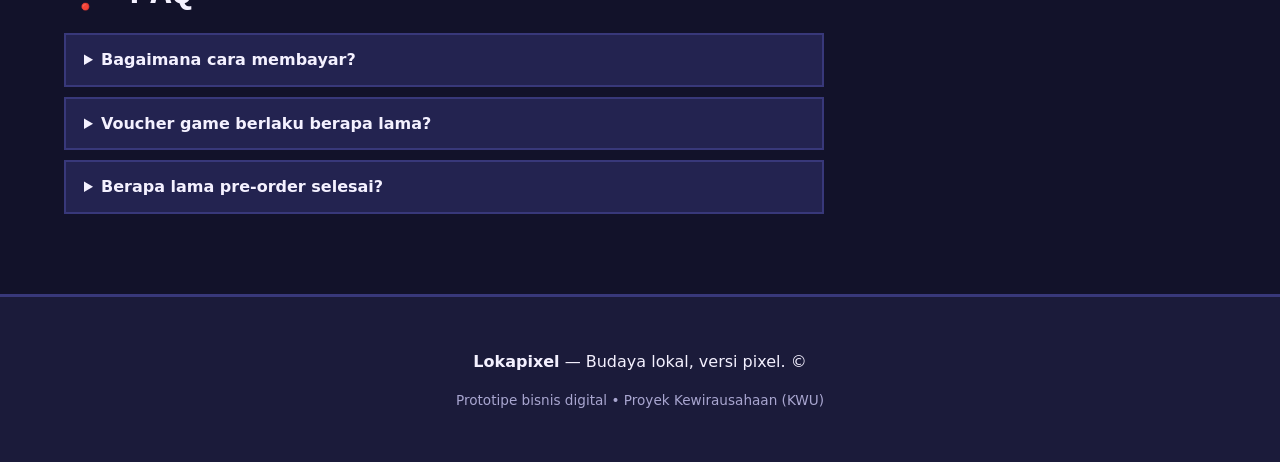
<file: index (1).html>
<!DOCTYPE html>
<html lang="id">
<head>
  <meta charset="UTF-8">
  <meta name="viewport" content="width=device-width, initial-scale=1">
  <title>Lokapixel — Budaya Lokal, Versi Pixel</title>
  <meta name="description" content="Lokapixel: merchandise game bertema legenda & budaya Nusantara dalam gaya pixel art. Main mini game, menangkan voucher, belanja merchandise.">
  <link rel="stylesheet" href="style.css">
</head>
<body>

<header class="nav">
  <a href="#beranda" class="logo"><span class="logo-mark">LP</span> Lokapixel</a>
  <button class="menu-btn" id="menuBtn" aria-label="Menu">☰</button>
  <nav id="navLinks">
    <a href="#game">Main Game</a>
    <a href="#toko">Toko</a>
    <a href="#bisnis">Tentang Bisnis</a>
    <a href="#komunitas">Komunitas</a>
    <a href="#dashboard">Dashboard</a>
    <a href="#keranjang" class="cart-link">🛒 <span id="cartCount">0</span></a>
  </nav>
</header>

<main>

<!-- HERO -->
<section id="beranda" class="hero">
  <div class="hero-text">
    <p class="badge">Bisnis Digital • Bidang Game</p>
    <h1>Budaya lokal,<br><span class="accent">versi pixel.</span></h1>
    <p class="lead">Lokapixel membuat merchandise bertema legenda & budaya Nusantara dengan gaya pixel art, untuk generasi gamer yang bangga pada akar budayanya.</p>
    <div class="hero-cta">
      <a href="#game" class="btn btn-primary">🎮 Main & Menangkan Voucher</a>
      <a href="#toko" class="btn btn-ghost">Lihat Produk</a>
    </div>
    <div class="stats">
      <div><strong id="statOrders">0</strong><span>Pesanan masuk</span></div>
      <div><strong>6</strong><span>Produk tersedia</span></div>
      <div><strong id="statBest">0</strong><span>Skor tertinggi kamu</span></div>
    </div>
  </div>
  <div class="hero-art" aria-hidden="true">
    <div class="pixel-card">
      <div class="pixel-sprite">🦚</div>
      <div class="pixel-sprite s2">🐘</div>
      <div class="pixel-sprite s3">🏯</div>
      <p>LEVEL 1: NUSANTARA</p>
    </div>
  </div>
</section>

<!-- GAME -->
<section id="game" class="section">
  <h2 class="section-title">🎮 Pixel Panen — Main, Dapat Diskon</h2>
  <p class="section-sub">Tangkap ikon budaya Nusantara sebelum jatuh! Hindari 💣. Skor tinggi = voucher diskon yang otomatis terpasang saat checkout.</p>
  <div class="game-wrap">
    <div class="game-hud">
      <span>Skor: <strong id="gScore">0</strong></span>
      <span>Waktu: <strong id="gTime">30</strong>s</span>
      <span>Rekor: <strong id="gBest">0</strong></span>
    </div>
    <canvas id="gameCanvas" width="640" height="400"></canvas>
    <div class="game-overlay" id="gameOverlay">
      <h3 id="gameMsgTitle">Siap bermain?</h3>
      <p id="gameMsg">Klik / ketuk ikon yang jatuh. 🪙 = +1, ⭐ = +3, 💣 = −3.</p>
      <button class="btn btn-primary" id="gameStart">▶ Mulai Game</button>
    </div>
  </div>
  <div class="voucher-table">
    <div><strong>10+ poin</strong> → Diskon 5%</div>
    <div><strong>20+ poin</strong> → Diskon 10%</div>
    <div><strong>30+ poin</strong> → Diskon 15%</div>
  </div>
  <p class="voucher-status" id="voucherStatus">Belum ada voucher. Ayo main!</p>
</section>

<!-- TOKO -->
<section id="toko" class="section alt">
  <h2 class="section-title">🛍️ Toko Lokapixel</h2>
  <p class="section-sub">Pre-order merchandise edisi pertama. Pembayaran lewat konfirmasi WhatsApp (tanpa sistem pembayaran digital).</p>
  <div class="filters" id="filters"></div>
  <div class="grid" id="productGrid"></div>
</section>

<!-- KERANJANG -->
<section id="keranjang" class="section">
  <h2 class="section-title">🛒 Keranjang & Checkout</h2>
  <div class="checkout">
    <div class="cart-box">
      <h3>Isi Keranjang</h3>
      <div id="cartItems" class="cart-items"></div>
      <div class="totals">
        <div><span>Subtotal</span><span id="tSub">Rp 0</span></div>
        <div><span>Diskon voucher</span><span id="tDisc">- Rp 0</span></div>
        <div class="grand"><span>Total</span><span id="tTotal">Rp 0</span></div>
      </div>
      <button class="btn btn-ghost small" id="clearCart">Kosongkan keranjang</button>
    </div>
    <form class="form-box" id="orderForm" novalidate>
      <h3>Data Pemesan</h3>
      <label>Nama lengkap
        <input type="text" id="fName" placeholder="Nama kamu" required>
      </label>
      <label>No. WhatsApp
        <input type="tel" id="fWa" placeholder="08xxxxxxxxxx" required>
      </label>
      <label>Alamat pengiriman
        <textarea id="fAddr" rows="3" placeholder="Alamat lengkap" required></textarea>
      </label>
      <label>Catatan (opsional)
        <input type="text" id="fNote" placeholder="Contoh: stiker tanpa laminasi">
      </label>
      <p class="form-error" id="formError" role="alert"></p>
      <button type="submit" class="btn btn-primary">Buat Pesanan</button>
    </form>
  </div>
  <div class="success" id="orderSuccess" hidden>
    <h3>✅ Pesanan tersimpan!</h3>
    <p id="successText"></p>
    <a class="btn btn-primary" id="waBtn" target="_blank" rel="noopener">Konfirmasi via WhatsApp</a>
  </div>
</section>

<!-- ANALISIS BISNIS -->
<section id="bisnis" class="section alt">
  <h2 class="section-title">💡 Tentang Bisnis Lokapixel</h2>
  <p class="section-sub">Bidang: <strong>Game</strong> • Subbidang: merchandise game bertema budaya lokal + game edukatif sederhana</p>
  <div class="cards">
    <article class="info-card">
      <h3>1. Masalah & Kebutuhan</h3>
      <p>Banyak anak muda lebih mengenal karakter game luar negeri daripada tokoh legenda dan budaya daerahnya sendiri. Di sisi lain, merchandise bertema gamer lokal sangat terbatas dan kebanyakan hanya mengimpor desain luar.</p>
    </article>
    <article class="info-card">
      <h3>2. Mengapa Bidang Game?</h3>
      <p>Gamer Indonesia berjumlah puluhan juta dan sangat aktif. Game adalah bahasa yang sudah dipahami generasi muda, sehingga menjadi jembatan yang efektif untuk mengenalkan kembali budaya Nusantara.</p>
    </article>
    <article class="info-card">
      <h3>3. Target Pasar</h3>
      <p>Pelajar SMA/SMK dan mahasiswa usia 15–24 tahun yang menyukai game dan pixel art, kolektor merchandise, serta komunitas gamer daerah yang mencari identitas lokal.</p>
    </article>
    <article class="info-card">
      <h3>4. Keunggulan & Keunikan</h3>
      <ul>
        <li>Desain pixel art orisinal bertema legenda Nusantara</li>
        <li>Website punya mini game yang menghasilkan voucher (gamifikasi)</li>
        <li>Harga ramah pelajar mulai Rp 15.000</li>
        <li>Pre-order: minim stok menumpuk, risiko rendah</li>
      </ul>
    </article>
    <article class="info-card">
      <h3>5. Sumber Pendapatan</h3>
      <ul>
        <li>Penjualan merchandise (stiker, gantungan kunci, kaos, dll.)</li>
        <li>Paket bundling & edisi terbatas</li>
        <li>Pesanan desain custom (karakter komunitas/sekolah)</li>
        <li>Kerja sama sponsor & event komunitas</li>
      </ul>
    </article>
    <article class="info-card">
      <h3>Rencana Pengembangan</h3>
      <p>Tahap 1: pre-order edisi perdana. Tahap 2: tambah level game baru per daerah. Tahap 3: kolaborasi dengan ilustrator & UMKM percetakan lokal.</p>
    </article>
  </div>
</section>

<!-- KOMUNITAS -->
<section id="komunitas" class="section">
  <h2 class="section-title">👾 Komunitas & Ulasan</h2>
  <p class="section-sub">Beri ulasan atau usul karakter budaya yang ingin kamu lihat jadi pixel art.</p>
  <div class="community">
    <form class="form-box" id="reviewForm">
      <label>Nama
        <input type="text" id="rName" maxlength="30" required>
      </label>
      <label>Usul karakter / ulasan
        <textarea id="rText" rows="3" maxlength="200" required></textarea>
      </label>
      <label>Rating
        <select id="rRate">
          <option value="5">⭐⭐⭐⭐⭐</option>
          <option value="4">⭐⭐⭐⭐</option>
          <option value="3">⭐⭐⭐</option>
          <option value="2">⭐⭐</option>
          <option value="1">⭐</option>
        </select>
      </label>
      <button class="btn btn-primary" type="submit">Kirim</button>
    </form>
    <div id="reviewList" class="review-list"></div>
  </div>
</section>

<!-- DASHBOARD -->
<section id="dashboard" class="section alt">
  <h2 class="section-title">📊 Dashboard Pemilik</h2>
  <p class="section-sub">Rekap pesanan yang tersimpan di perangkat ini (database lokal browser). Cocok untuk demo presentasi.</p>
  <div class="dash-stats">
    <div><strong id="dOrders">0</strong><span>Total pesanan</span></div>
    <div><strong id="dRevenue">Rp 0</strong><span>Total omzet</span></div>
    <div><strong id="dPending">0</strong><span>Menunggu proses</span></div>
    <div><strong id="dTop">-</strong><span>Produk terlaris</span></div>
  </div>
  <div class="dash-actions">
    <button class="btn btn-ghost small" id="exportCsv">⬇ Ekspor CSV</button>
    <button class="btn btn-ghost small" id="seedDemo">✨ Isi data demo</button>
    <button class="btn btn-ghost small danger" id="resetAll">🗑 Hapus semua data</button>
  </div>
  <div class="table-wrap">
    <table>
      <thead><tr><th>ID</th><th>Tanggal</th><th>Pemesan</th><th>Item</th><th>Total</th><th>Status</th><th></th></tr></thead>
      <tbody id="orderRows"></tbody>
    </table>
    <p class="empty" id="orderEmpty">Belum ada pesanan.</p>
  </div>
</section>

<!-- FAQ -->
<section id="faq" class="section">
  <h2 class="section-title">❓ FAQ</h2>
  <details><summary>Bagaimana cara membayar?</summary><p>Setelah membuat pesanan, kamu diarahkan ke WhatsApp untuk konfirmasi dan pembayaran manual (transfer/COD sesuai kesepakatan).</p></details>
  <details><summary>Voucher game berlaku berapa lama?</summary><p>Voucher tersimpan di browser kamu dan berlaku sampai dipakai pada satu pesanan.</p></details>
  <details><summary>Berapa lama pre-order selesai?</summary><p>Estimasi 7–14 hari kerja setelah pembayaran dikonfirmasi.</p></details>
</section>

</main>

<footer class="footer">
  <p><strong>Lokapixel</strong> — Budaya lokal, versi pixel. © <span id="year"></span></p>
  <p class="muted">Prototipe bisnis digital • Proyek Kewirausahaan (KWU)</p>
</footer>

<div class="toast" id="toast" role="status"></div>
<script src="script.js"></script>
</body>
</html>
</file>
<file: style.css>
:root,[data-theme="dark"]{
  --bg:#12122a; --bg2:#1b1b3a; --card:#232350; --ink:#f4f1ff; --muted:#a9a6d0;
  --accent:#ffcc29; --accent2:#ff5d8f; --green:#3ddc97; --line:#38387a;
  --shadow:#000; --nav:rgba(18,18,42,.92); --input:#12122a; --btnink:#222;
  --font:'Trebuchet MS','Segoe UI',system-ui,sans-serif;
  --pix:'Courier New',monospace;
}
[data-theme="light"]{
  --bg:#fff8e7; --bg2:#f3e8c9; --card:#ffffff; --ink:#1d1b3a; --muted:#57547d;
  --accent:#f2a900; --accent2:#e0356b; --green:#12a36a; --line:#cdbf94;
  --shadow:#1d1b3a; --nav:rgba(255,248,231,.94); --input:#fffdf5; --btnink:#1d1b3a;
}
*{box-sizing:border-box}
html{scroll-behavior:smooth}
body{margin:0;background:var(--bg);color:var(--ink);font-family:var(--font);line-height:1.6;transition:background .3s,color .3s}
a{color:inherit;text-decoration:none}
h1,h2,h3,h4{font-family:var(--pix);line-height:1.2;margin:0 0 .5em}
.sub-h{margin-top:46px;color:var(--accent);font-size:1.3rem}

/* NAV */
.nav{position:sticky;top:0;z-index:50;display:flex;align-items:center;justify-content:space-between;
  padding:10px 4vw;background:var(--nav);backdrop-filter:blur(6px);border-bottom:3px solid var(--line)}
.logo{font-family:var(--pix);font-weight:bold;font-size:1.2rem;display:flex;align-items:center;gap:8px}
.logo-mark{background:var(--accent);color:#222;padding:4px 7px;box-shadow:3px 3px 0 var(--accent2)}
.nav nav{display:flex;gap:16px;align-items:center}
.nav nav>a{color:var(--muted);font-weight:bold;font-size:.9rem}
.nav nav>a:hover{color:var(--accent)}
.cart-link{background:var(--accent2);color:#fff!important;padding:4px 12px;border-radius:4px}
.member-chip{font-family:var(--pix);font-size:.8rem;font-weight:bold;background:var(--green);color:#052;padding:3px 9px;border:2px solid var(--shadow)}
.icon-btn{background:var(--card);border:2px solid var(--line);color:var(--ink);font-size:1rem;padding:3px 9px;cursor:pointer}
.icon-btn:hover{border-color:var(--accent)}
.menu-btn{display:none;font-size:1.3rem}

/* BUTTONS */
.btn{display:inline-block;border:3px solid var(--shadow);font-family:var(--pix);font-weight:bold;font-size:1rem;
  padding:12px 20px;cursor:pointer;box-shadow:4px 4px 0 var(--shadow);transition:transform .08s,box-shadow .08s}
.btn:hover{transform:translate(2px,2px);box-shadow:2px 2px 0 var(--shadow)}
.btn:disabled{opacity:.5;cursor:not-allowed}
.btn-primary{background:var(--accent);color:var(--btnink)}
.btn-ghost{background:var(--card);color:var(--ink);border-color:var(--line);box-shadow:4px 4px 0 var(--line)}
.btn.small{padding:7px 12px;font-size:.85rem}
.btn.danger{color:#ff6b6b}
.btn.tool.active{background:var(--accent);color:var(--btnink);border-color:var(--shadow)}

/* HERO */
.hero{display:grid;grid-template-columns:1.2fr 1fr;gap:40px;align-items:center;padding:70px 5vw;
  background:radial-gradient(circle at 80% 20%,rgba(120,120,255,.25) 0,transparent 50%),var(--bg)}
.badge{display:inline-block;background:var(--card);border:2px solid var(--line);padding:4px 12px;font-family:var(--pix);font-size:.8rem;color:var(--green)}
.hero h1{font-size:clamp(2.2rem,6vw,4rem)}
.accent{color:var(--accent);text-shadow:3px 3px 0 var(--accent2)}
.lead{color:var(--muted);font-size:1.1rem;max-width:560px}
.hero-cta{display:flex;gap:14px;flex-wrap:wrap;margin:24px 0}
.stats{display:flex;gap:26px;flex-wrap:wrap}
.stats div{display:flex;flex-direction:column}
.stats strong{font-family:var(--pix);font-size:1.7rem;color:var(--accent)}
.stats span{color:var(--muted);font-size:.82rem}
.pixel-card{position:relative;height:320px;background:var(--card);border:4px solid var(--shadow);box-shadow:8px 8px 0 var(--accent2);
  display:flex;align-items:flex-end;justify-content:center;overflow:hidden;
  background-image:linear-gradient(var(--line) 1px,transparent 1px),linear-gradient(90deg,var(--line) 1px,transparent 1px);background-size:32px 32px}
.pixel-card p{font-family:var(--pix);color:var(--green);margin:0 0 14px;font-size:.9rem;position:relative}
.pixel-sprite{position:absolute;font-size:4.5rem;top:60px;left:20%;animation:bob 2s steps(4) infinite}
.pixel-sprite.s2{left:55%;top:120px;animation-delay:.4s}
.pixel-sprite.s3{left:35%;top:190px;font-size:3.5rem;animation-delay:.8s}
.scan{position:absolute;inset:0;background:repeating-linear-gradient(transparent 0 3px,rgba(0,0,0,.12) 3px 4px);pointer-events:none;z-index:2}
@keyframes bob{50%{transform:translateY(-14px)}}

/* SECTIONS */
.section{padding:70px 5vw}
.section.alt{background:var(--bg2)}
.section-title{font-size:clamp(1.5rem,4vw,2.2rem)}
.section-sub{color:var(--muted);max-width:760px;margin-bottom:28px}
.note{color:var(--muted);font-size:.82rem;margin:10px 0 0}
.muted{color:var(--muted);font-size:.85rem}

.js .reveal{opacity:0;transform:translateY(22px);transition:opacity .6s,transform .6s}
.js .reveal.in{opacity:1;transform:none}

/* LEVELS */
.levels{display:grid;grid-template-columns:repeat(auto-fit,minmax(200px,1fr));gap:16px;margin-bottom:22px}
.level-card{position:relative;background:var(--card);border:3px solid var(--shadow);box-shadow:4px 4px 0 var(--shadow);padding:14px;cursor:pointer;text-align:left;color:var(--ink);font:inherit}
.level-card .lv-ico{font-size:2rem}
.level-card h4{margin:4px 0;font-size:1rem}
.level-card p{margin:0;color:var(--muted);font-size:.82rem}
.level-card.active{outline:4px solid var(--accent);outline-offset:2px}
.level-card.locked{filter:grayscale(1);opacity:.55;cursor:not-allowed}
.level-card .tag{position:absolute;top:8px;right:8px;font-size:.7rem;font-family:var(--pix);background:var(--green);color:#052;padding:1px 6px}

/* GAME */
.game-top{max-width:640px;margin:0 auto 10px}
.player-name{display:flex;align-items:center;gap:10px;margin:0;font-weight:bold;font-size:.85rem}
.player-name input{margin:0;max-width:220px}
.game-wrap{position:relative;max-width:640px;margin:0 auto}
.game-hud{display:flex;justify-content:space-between;gap:8px;flex-wrap:wrap;background:#000;color:#fff;padding:10px 16px;font-family:var(--pix);border:3px solid #000;font-size:.9rem}
.game-hud strong{color:var(--accent)}
#gameCanvas{display:block;width:100%;height:auto;background:#0b0b1e;border:3px solid #000;touch-action:none;cursor:crosshair}
.game-overlay{position:absolute;inset:44px 0 0 0;background:rgba(10,10,30,.9);color:#fff;display:flex;flex-direction:column;align-items:center;justify-content:center;text-align:center;padding:20px;gap:8px}
.game-overlay.hide{display:none}
.two-col{display:grid;grid-template-columns:1fr 1fr;gap:20px;max-width:900px;margin:28px auto 0}
.panel{background:var(--card);border:3px solid var(--shadow);box-shadow:5px 5px 0 var(--shadow);padding:18px}
.panel h3{font-size:1.05rem;color:var(--accent)}
.board{margin:0;padding-left:22px}
.board li{padding:4px 0;border-bottom:1px dashed var(--line)}
.board small{color:var(--muted)}
.title-text{font-family:var(--pix);font-size:1.3rem;margin:0 0 8px;color:var(--green)}
.xpbar{height:16px;background:var(--input);border:3px solid var(--shadow)}
.xpbar div{height:100%;width:0;background:var(--accent);transition:width .4s}
.badges{display:flex;flex-wrap:wrap;gap:8px;margin:10px 0}
.badge-item{font-size:.78rem;padding:3px 9px;border:2px solid var(--line);color:var(--muted)}
.badge-item.on{background:var(--green);color:#052;border-color:var(--shadow);font-weight:bold}

/* COLLECTION */
.char-grid{display:grid;grid-template-columns:repeat(auto-fill,minmax(230px,1fr));gap:18px}
.char{background:var(--card);border:3px solid var(--shadow);box-shadow:5px 5px 0 var(--shadow);padding:18px;text-align:center}
.char .c-ico{font-size:3.4rem}
.char h4{margin:6px 0 4px;color:var(--accent)}
.char p{margin:0;color:var(--muted);font-size:.88rem}
.char .origin{font-family:var(--pix);font-size:.75rem;color:var(--green)}
.char.locked{filter:grayscale(1)}
.char.locked .c-ico{opacity:.35}
.char.locked h4{color:var(--muted)}

/* DESIGNER */
.designer{display:grid;grid-template-columns:auto 1fr;gap:28px;align-items:start;max-width:900px}
.canvas-box{background:var(--card);border:3px solid var(--shadow);box-shadow:6px 6px 0 var(--accent2);padding:10px}
#pxCanvas{display:block;width:min(320px,80vw);height:auto;touch-action:none;cursor:crosshair}
.tools-box{background:var(--card);border:3px solid var(--shadow);padding:18px;box-shadow:5px 5px 0 var(--shadow)}
.tools-box h3{font-size:.95rem;color:var(--accent);margin-top:12px}
.tools-box h3:first-child{margin-top:0}
.palette{display:flex;flex-wrap:wrap;gap:6px}
.swatch{width:30px;height:30px;border:3px solid var(--shadow);cursor:pointer;padding:0}
.swatch.active{outline:3px solid var(--accent);outline-offset:2px}
.swatch.none{background:repeating-conic-gradient(#999 0 25%,#ddd 0 50%) 0 0/10px 10px}
.tool-row{display:flex;gap:8px;flex-wrap:wrap;margin:8px 0}
.check{display:flex;align-items:center;gap:8px;margin:8px 0;font-weight:bold;font-size:.88rem}
.check input{width:auto;margin:0}
.price-line{margin:6px 0 12px}

/* QUIZ */
.quiz-box{max-width:720px;background:var(--card);border:3px solid var(--shadow);box-shadow:6px 6px 0 var(--accent2);padding:24px}
.quiz-box h3{font-size:1.15rem}
.q-progress{font-family:var(--pix);color:var(--green);font-size:.85rem;margin-bottom:8px}
.q-opts{display:grid;gap:10px;margin-top:14px}
.q-opt{text-align:left;padding:12px 16px;background:var(--bg2);color:var(--ink);border:3px solid var(--line);cursor:pointer;font:inherit}
.q-opt:hover{border-color:var(--accent)}
.q-result{text-align:center}
.q-result .c-ico{font-size:4rem}

/* SHOP */
.filters{display:flex;gap:10px;flex-wrap:wrap;margin-bottom:22px}
.chip{background:var(--card);color:var(--ink);border:2px solid var(--line);padding:6px 14px;font-family:var(--pix);cursor:pointer}
.chip.active{background:var(--accent);color:var(--btnink);border-color:var(--shadow)}
.grid{display:grid;grid-template-columns:repeat(auto-fill,minmax(240px,1fr));gap:22px}
.product{background:var(--card);border:3px solid var(--shadow);box-shadow:5px 5px 0 var(--shadow);display:flex;flex-direction:column}
.product.hl{outline:4px solid var(--accent2)}
.p-art{font-size:4rem;text-align:center;padding:26px 0;background:linear-gradient(135deg,rgba(130,130,255,.35),rgba(60,60,140,.2));border-bottom:3px solid var(--shadow)}
.p-body{padding:16px;display:flex;flex-direction:column;gap:6px;flex:1}
.p-body h3{font-size:1.05rem;margin:0}
.p-body p{margin:0;color:var(--muted);font-size:.9rem;flex:1}
.p-tag{font-size:.75rem;color:var(--green);font-family:var(--pix)}
.p-price{font-family:var(--pix);font-size:1.2rem;color:var(--accent)}

/* CART */
.checkout{display:grid;grid-template-columns:1.1fr 1fr;gap:28px}
.cart-box,.form-box{background:var(--card);border:3px solid var(--shadow);padding:22px;box-shadow:5px 5px 0 var(--shadow)}
.cart-items{display:flex;flex-direction:column;gap:10px;margin-bottom:16px}
.cart-row{display:grid;grid-template-columns:auto 1fr auto;gap:12px;align-items:center;border-bottom:1px dashed var(--line);padding-bottom:10px}
.cart-row .ico{font-size:1.8rem}
.cart-row small{color:var(--muted)}
canvas.mini{width:44px;height:44px;border:2px solid var(--shadow);background:repeating-conic-gradient(#bbb 0 25%,#eee 0 50%) 0 0/8px 8px;vertical-align:middle}
.qty{display:flex;align-items:center;gap:8px}
.qty button{width:28px;height:28px;border:2px solid var(--shadow);background:var(--accent);color:var(--btnink);font-weight:bold;cursor:pointer}
.totals div{display:flex;justify-content:space-between;padding:4px 0}
.totals .grand{font-family:var(--pix);font-size:1.2rem;color:var(--accent);border-top:2px solid var(--line);margin-top:6px;padding-top:10px}
.empty{color:var(--muted);text-align:center;padding:14px}
label{display:block;margin-bottom:14px;font-weight:bold;font-size:.9rem}
input,textarea,select{width:100%;margin-top:6px;padding:10px;background:var(--input);color:var(--ink);border:2px solid var(--line);font:inherit}
input:focus,textarea:focus,select:focus{outline:none;border-color:var(--accent)}
.form-error{color:#ff6b6b;min-height:1.2em;margin:0 0 8px}
.success{margin-top:28px;background:rgba(61,220,151,.15);border:3px solid var(--green);padding:22px;text-align:center}

/* BUSINESS */
.cards{display:grid;grid-template-columns:repeat(auto-fit,minmax(280px,1fr));gap:20px}
.info-card{background:var(--card);border:3px solid var(--shadow);padding:22px;box-shadow:5px 5px 0 var(--accent2)}
.info-card h3{color:var(--accent);font-size:1.05rem}
.info-card p,.info-card li{color:var(--muted);margin:0}
.info-card ul{padding-left:18px;margin:0}
table{width:100%;border-collapse:collapse;min-width:640px}
th,td{padding:10px 12px;text-align:left;border-bottom:1px solid var(--line);font-size:.9rem}
th{font-family:var(--pix);color:var(--accent);background:var(--input)}
.comp td:not(:first-child),.comp th:not(:first-child){text-align:center}
.comp .me{background:rgba(255,204,41,.14);font-weight:bold}
.swot{display:grid;grid-template-columns:repeat(auto-fit,minmax(240px,1fr));gap:16px}
.sw{background:var(--card);border:3px solid var(--shadow);padding:16px}
.sw h4{margin-bottom:8px}
.sw ul{margin:0;padding-left:18px;color:var(--muted)}
.sw.s{border-top:8px solid var(--green)}
.sw.w{border-top:8px solid var(--accent2)}
.sw.o{border-top:8px solid var(--accent)}
.sw.t{border-top:8px solid #7b6bff}
.sim{display:grid;grid-template-columns:1fr 1.3fr;gap:20px}
.sim-box,.sim-result,.chart-box{background:var(--card);border:3px solid var(--shadow);padding:20px;box-shadow:5px 5px 0 var(--shadow)}
.sim-result{display:grid;grid-template-columns:1fr 1fr;gap:12px;align-content:start}
.res{display:flex;flex-direction:column;background:var(--bg2);padding:10px 12px;border-left:5px solid var(--accent)}
.res span{color:var(--muted);font-size:.8rem}
.res strong{font-family:var(--pix);color:var(--accent);font-size:1.1rem}
.res.wide{grid-column:1/-1}
.chart-box{margin-top:20px}
#projCanvas{display:block;width:100%}
.timeline{display:grid;grid-template-columns:repeat(auto-fit,minmax(220px,1fr));gap:16px}
.timeline>div{background:var(--card);border:3px solid var(--shadow);padding:16px;border-top:8px solid var(--accent)}
.timeline h4{margin:6px 0;color:var(--accent)}
.timeline p{margin:0;color:var(--muted);font-size:.9rem}
.t-tag{font-family:var(--pix);font-size:.75rem;color:var(--green)}

/* COMMUNITY */
.community{display:grid;grid-template-columns:1fr 1.2fr;gap:28px}
.review-list{display:flex;flex-direction:column;gap:12px;max-height:420px;overflow:auto}
.review{background:var(--card);border-left:5px solid var(--accent);padding:12px 16px}
.review small{color:var(--muted)}

/* DASHBOARD */
.dash-stats{display:grid;grid-template-columns:repeat(auto-fit,minmax(180px,1fr));gap:16px;margin-bottom:18px}
.dash-stats div{background:var(--card);border:3px solid var(--shadow);padding:16px;display:flex;flex-direction:column}
.dash-stats strong{font-family:var(--pix);font-size:1.4rem;color:var(--accent)}
.dash-stats span{color:var(--muted);font-size:.85rem}
.dash-actions{display:flex;gap:10px;flex-wrap:wrap;margin-bottom:16px}
.table-wrap{overflow-x:auto;background:var(--card);border:3px solid var(--shadow);padding:0 0 4px}
.table-wrap .note{padding:0 12px 8px}
.status{cursor:pointer;padding:3px 10px;border:2px solid var(--shadow);font-size:.8rem;font-weight:bold;background:var(--accent);color:#222}
.status.done{background:var(--green)}
.del{background:none;border:none;color:#ff6b6b;cursor:pointer;font-size:1.1rem}

/* FAQ */
details{background:var(--card);border:2px solid var(--line);padding:12px 18px;margin-bottom:10px;max-width:760px}
summary{cursor:pointer;font-weight:bold}
details p{color:var(--muted);margin:8px 0 0}

/* FOOTER + TOAST */
.footer{text-align:center;padding:36px 5vw;border-top:3px solid var(--line);background:var(--bg2)}
.toast{position:fixed;left:50%;bottom:24px;transform:translate(-50%,120px);background:var(--accent);color:#222;font-weight:bold;
  padding:12px 22px;border:3px solid var(--shadow);box-shadow:4px 4px 0 var(--shadow);transition:transform .3s;z-index:100;max-width:90vw;text-align:center}
.toast.show{transform:translate(-50%,0)}

/* RESPONSIVE */
@media (max-width:900px){
  .menu-btn{display:block}
  .nav nav{display:none;position:absolute;top:100%;left:0;right:0;flex-direction:column;background:var(--bg);padding:16px 5vw;border-bottom:3px solid var(--line);align-items:flex-start}
  .nav nav.open{display:flex}
}
@media (max-width:820px){
  .hero,.checkout,.community,.two-col,.designer,.sim{grid-template-columns:1fr}
  .hero{padding:40px 5vw}
  .pixel-card{height:240px}
  .sim-result{grid-template-columns:1fr}
}
@media (prefers-reduced-motion:reduce){
  html{scroll-behavior:auto}
  .pixel-sprite{animation:none}
  .js .reveal{transition:none}
}
</file>
